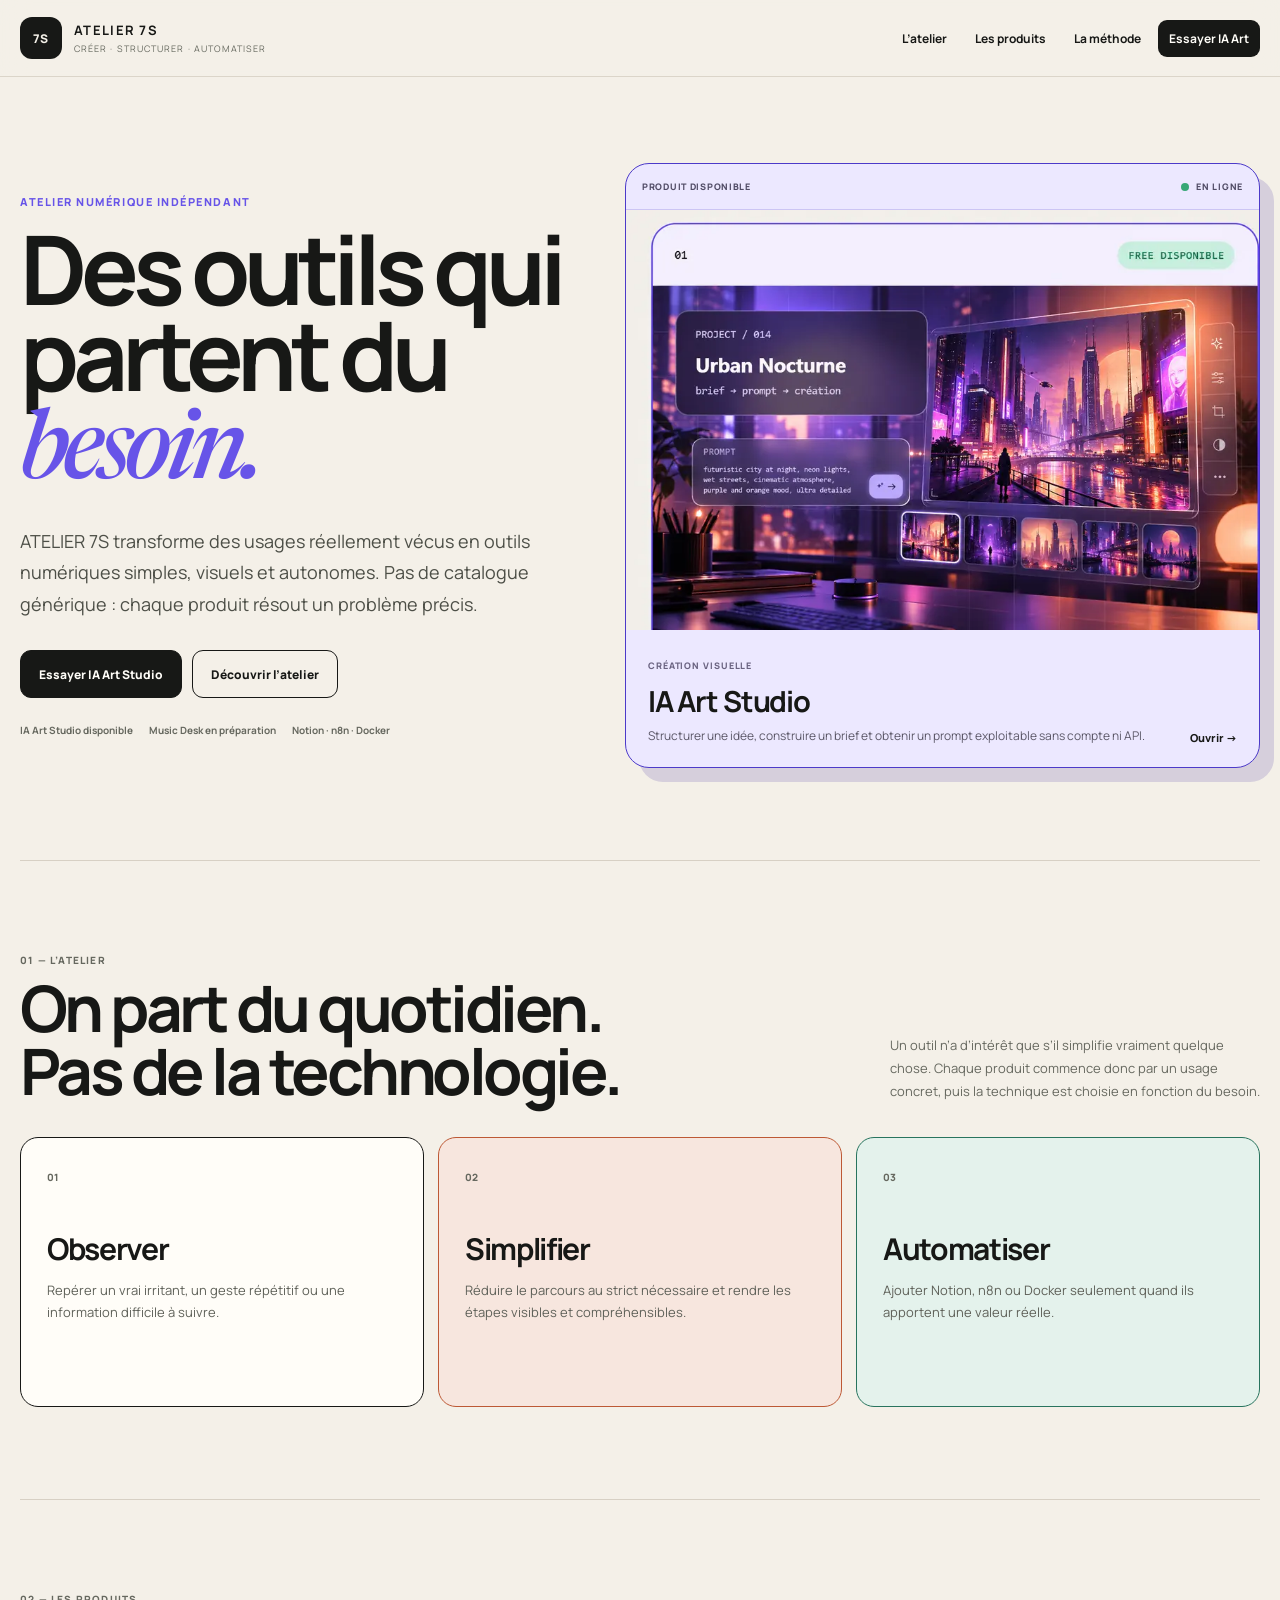
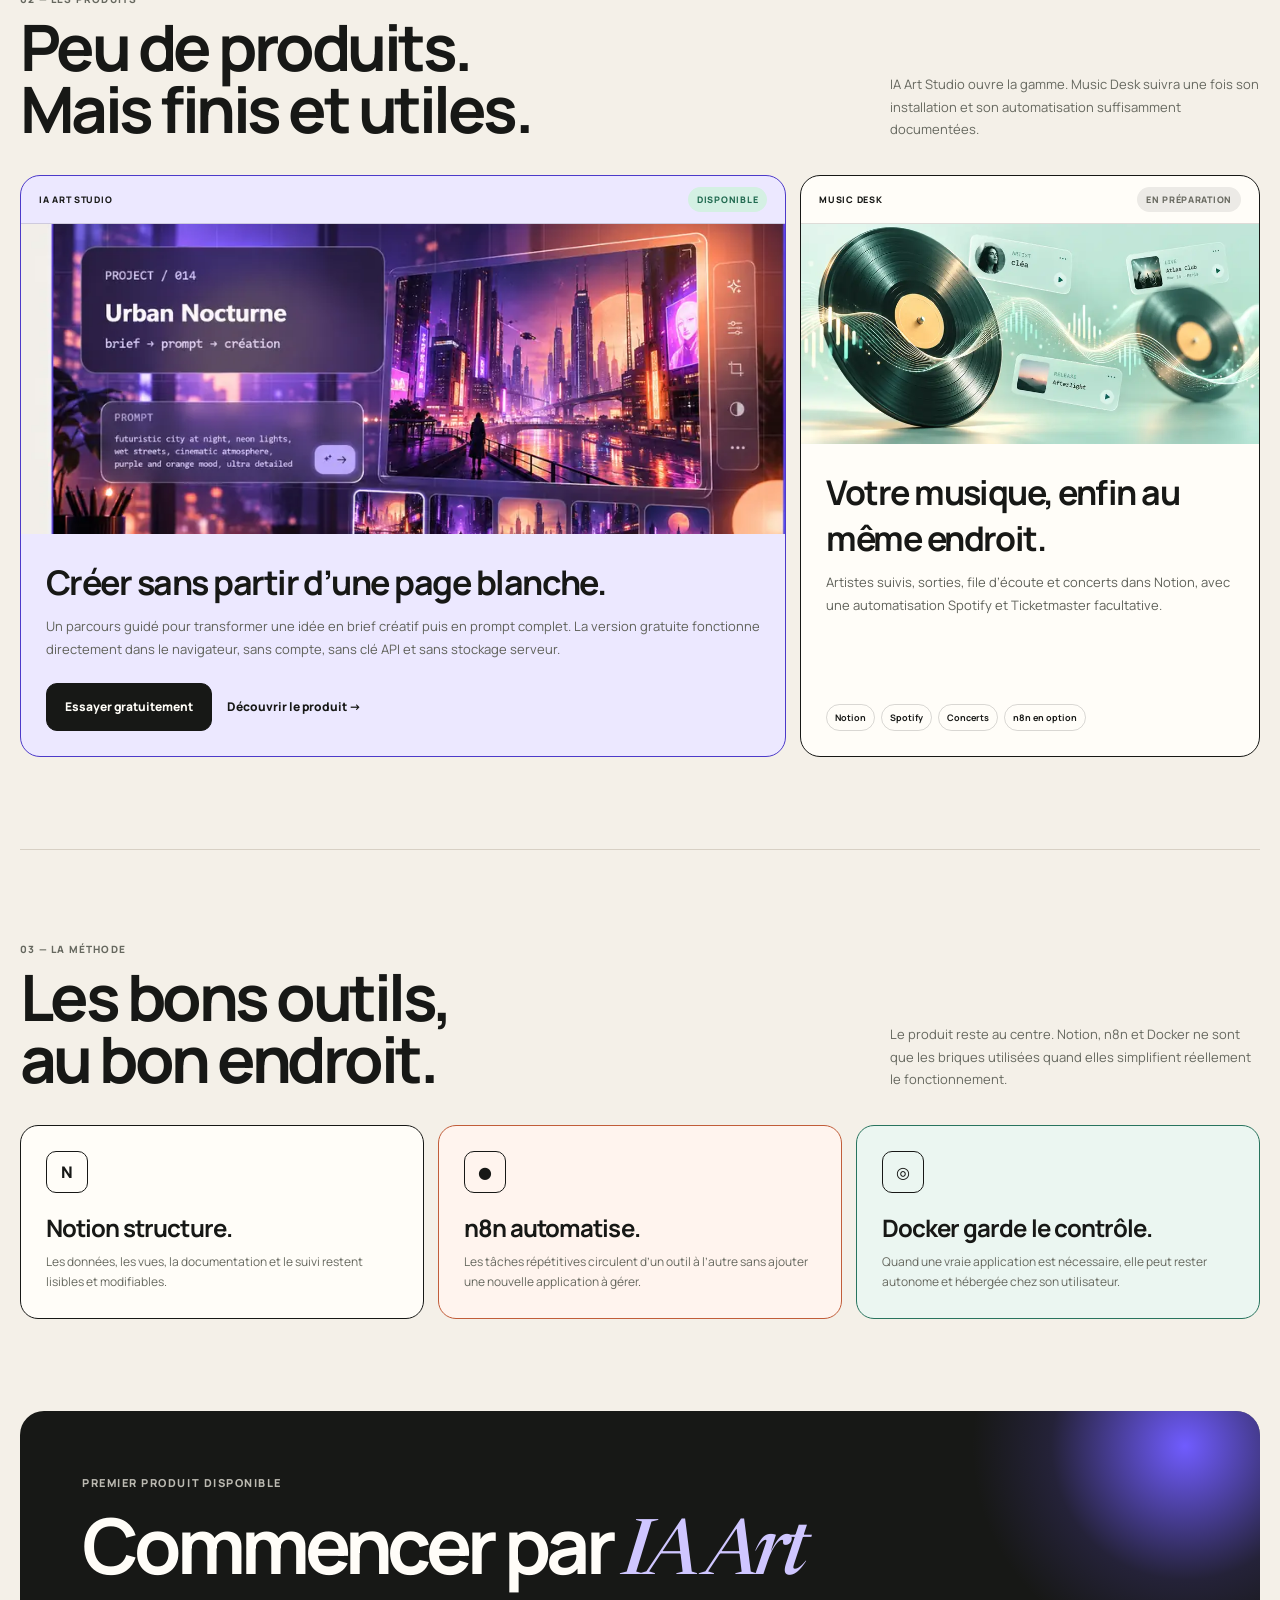
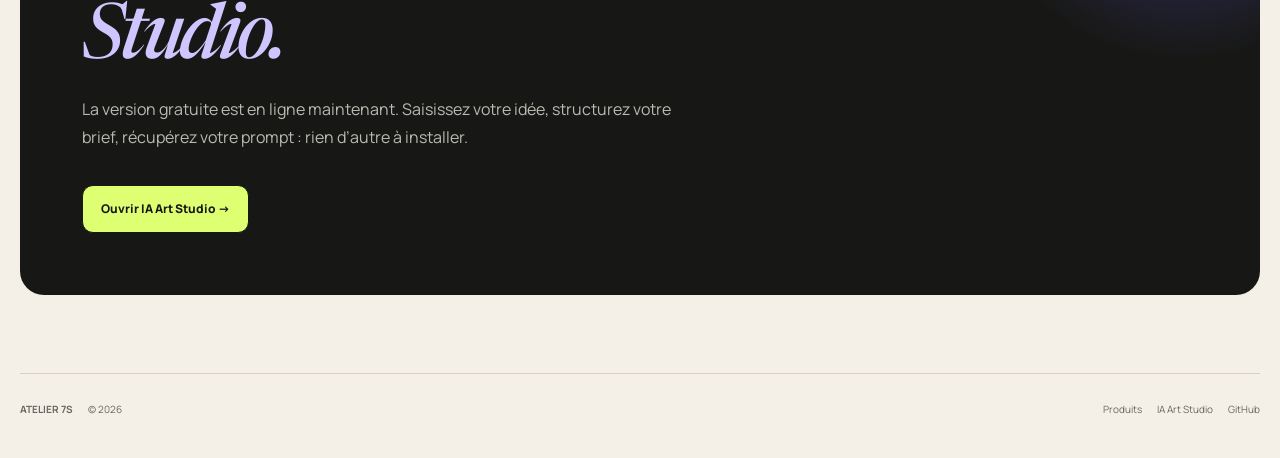
<file: index.html>
<!doctype html>
<html lang="fr">
<head>
  <meta charset="utf-8">
  <meta name="viewport" content="width=device-width,initial-scale=1">
  <meta name="theme-color" content="#f4f0e8">
  <title>ATELIER 7S · Des outils numériques simples pour des usages réels</title>
  <meta name="description" content="ATELIER 7S transforme des usages réels en outils numériques simples, visuels et autonomes. IA Art Studio est disponible, Music Desk arrive ensuite.">
  <meta property="og:title" content="ATELIER 7S">
  <meta property="og:description" content="Des outils numériques simples pour des usages réels.">
  <meta property="og:type" content="website">
  <meta property="og:url" content="https://7-sens.fr/">
  <link rel="canonical" href="https://7-sens.fr/">
  <link rel="stylesheet" href="atelier-2026-v3.css?v=20261008">
</head>
<body>
  <header class="site-header">
    <div class="header-inner shell">
      <a class="brand" href="#top" aria-label="ATELIER 7S">
        <span class="brand-mark">7S</span>
        <span class="brand-copy"><strong>ATELIER 7S</strong><small>Créer · structurer · automatiser</small></span>
      </a>
      <nav aria-label="Navigation principale">
        <a href="#atelier">L’atelier</a>
        <a href="#produits">Les produits</a>
        <a href="#methode">La méthode</a>
        <a class="nav-cta" href="https://ia-art.7-sens.fr/">Essayer IA Art</a>
      </nav>
    </div>
  </header>

  <main id="top" class="shell">
    <section class="hero">
      <div>
        <p class="kicker">Atelier numérique indépendant</p>
        <h1>Des outils qui partent du <em>besoin.</em></h1>
        <p class="hero-lede">ATELIER 7S transforme des usages réellement vécus en outils numériques simples, visuels et autonomes. Pas de catalogue générique : chaque produit résout un problème précis.</p>
        <div class="hero-actions">
          <a class="button button-primary" href="https://ia-art.7-sens.fr/">Essayer IA Art Studio</a>
          <a class="button button-secondary" href="#atelier">Découvrir l’atelier</a>
        </div>
        <div class="hero-note">
          <span>IA Art Studio disponible</span>
          <span>Music Desk en préparation</span>
          <span>Notion · n8n · Docker</span>
        </div>
      </div>

      <article class="hero-card">
        <div class="hero-card-top">
          <span>Produit disponible</span>
          <span class="live"><i></i>En ligne</span>
        </div>
        <div class="hero-image">
          <img src="assets/atelier7s/ia-art-studio.webp" alt="Aperçu de IA Art Studio">
        </div>
        <div class="hero-card-copy">
          <div>
            <span>Création visuelle</span>
            <h2>IA Art Studio</h2>
            <p>Structurer une idée, construire un brief et obtenir un prompt exploitable sans compte ni API.</p>
          </div>
          <a href="https://ia-art.7-sens.fr/">Ouvrir →</a>
        </div>
      </article>
    </section>

    <section class="section" id="atelier">
      <div class="section-head">
        <div>
          <p class="section-index">01 — L’atelier</p>
          <h2>On part du quotidien.<br>Pas de la technologie.</h2>
        </div>
        <p>Un outil n’a d’intérêt que s’il simplifie vraiment quelque chose. Chaque produit commence donc par un usage concret, puis la technique est choisie en fonction du besoin.</p>
      </div>
      <div class="method-grid">
        <article class="method-card">
          <span>01</span>
          <h3>Observer</h3>
          <p>Repérer un vrai irritant, un geste répétitif ou une information difficile à suivre.</p>
        </article>
        <article class="method-card">
          <span>02</span>
          <h3>Simplifier</h3>
          <p>Réduire le parcours au strict nécessaire et rendre les étapes visibles et compréhensibles.</p>
        </article>
        <article class="method-card">
          <span>03</span>
          <h3>Automatiser</h3>
          <p>Ajouter Notion, n8n ou Docker seulement quand ils apportent une valeur réelle.</p>
        </article>
      </div>
    </section>

    <section class="section" id="produits">
      <div class="section-head">
        <div>
          <p class="section-index">02 — Les produits</p>
          <h2>Peu de produits.<br>Mais finis et utiles.</h2>
        </div>
        <p>IA Art Studio ouvre la gamme. Music Desk suivra une fois son installation et son automatisation suffisamment documentées.</p>
      </div>

      <div class="products">
        <article class="product product-main">
          <div class="product-head">
            <span>IA Art Studio</span>
            <span class="status">Disponible</span>
          </div>
          <div class="product-visual">
            <img src="assets/atelier7s/ia-art-studio.webp" alt="IA Art Studio">
          </div>
          <div class="product-copy">
            <h3>Créer sans partir d’une page blanche.</h3>
            <p>Un parcours guidé pour transformer une idée en brief créatif puis en prompt complet. La version gratuite fonctionne directement dans le navigateur, sans compte, sans clé API et sans stockage serveur.</p>
            <div class="product-actions">
              <a class="button button-primary" href="https://ia-art.7-sens.fr/">Essayer gratuitement</a>
              <a class="text-link" href="ia-art-studio/">Découvrir le produit →</a>
            </div>
          </div>
        </article>

        <article class="product product-side">
          <div class="product-head">
            <span>Music Desk</span>
            <span class="status soon">En préparation</span>
          </div>
          <div class="product-visual">
            <img src="assets/atelier7s/music-desk.webp" alt="Aperçu de Music Desk">
          </div>
          <div class="product-copy">
            <h3>Votre musique, enfin au même endroit.</h3>
            <p>Artistes suivis, sorties, file d’écoute et concerts dans Notion, avec une automatisation Spotify et Ticketmaster facultative.</p>
            <div class="product-tags">
              <span>Notion</span><span>Spotify</span><span>Concerts</span><span>n8n en option</span>
            </div>
          </div>
        </article>
      </div>
    </section>

    <section class="section" id="methode">
      <div class="section-head">
        <div>
          <p class="section-index">03 — La méthode</p>
          <h2>Les bons outils,<br>au bon endroit.</h2>
        </div>
        <p>Le produit reste au centre. Notion, n8n et Docker ne sont que les briques utilisées quand elles simplifient réellement le fonctionnement.</p>
      </div>

      <div class="system">
        <article class="system-card">
          <span class="system-logo">N</span>
          <strong>Notion structure.</strong>
          <p>Les données, les vues, la documentation et le suivi restent lisibles et modifiables.</p>
        </article>
        <article class="system-card">
          <span class="system-logo">●</span>
          <strong>n8n automatise.</strong>
          <p>Les tâches répétitives circulent d’un outil à l’autre sans ajouter une nouvelle application à gérer.</p>
        </article>
        <article class="system-card">
          <span class="system-logo">◎</span>
          <strong>Docker garde le contrôle.</strong>
          <p>Quand une vraie application est nécessaire, elle peut rester autonome et hébergée chez son utilisateur.</p>
        </article>
      </div>
    </section>

    <section class="closing">
      <p class="kicker">Premier produit disponible</p>
      <h2>Commencer par <em>IA Art Studio.</em></h2>
      <p>La version gratuite est en ligne maintenant. Saisissez votre idée, structurez votre brief, récupérez votre prompt : rien d’autre à installer.</p>
      <a class="button" href="https://ia-art.7-sens.fr/">Ouvrir IA Art Studio →</a>
    </section>
  </main>

  <footer class="shell">
    <div><strong>ATELIER 7S</strong><span>© 2026</span></div>
    <div><a href="#produits">Produits</a><a href="ia-art-studio/">IA Art Studio</a><a href="https://github.com/Etorrent-Org">GitHub</a></div>
  </footer>
</body>
</html>
</file>
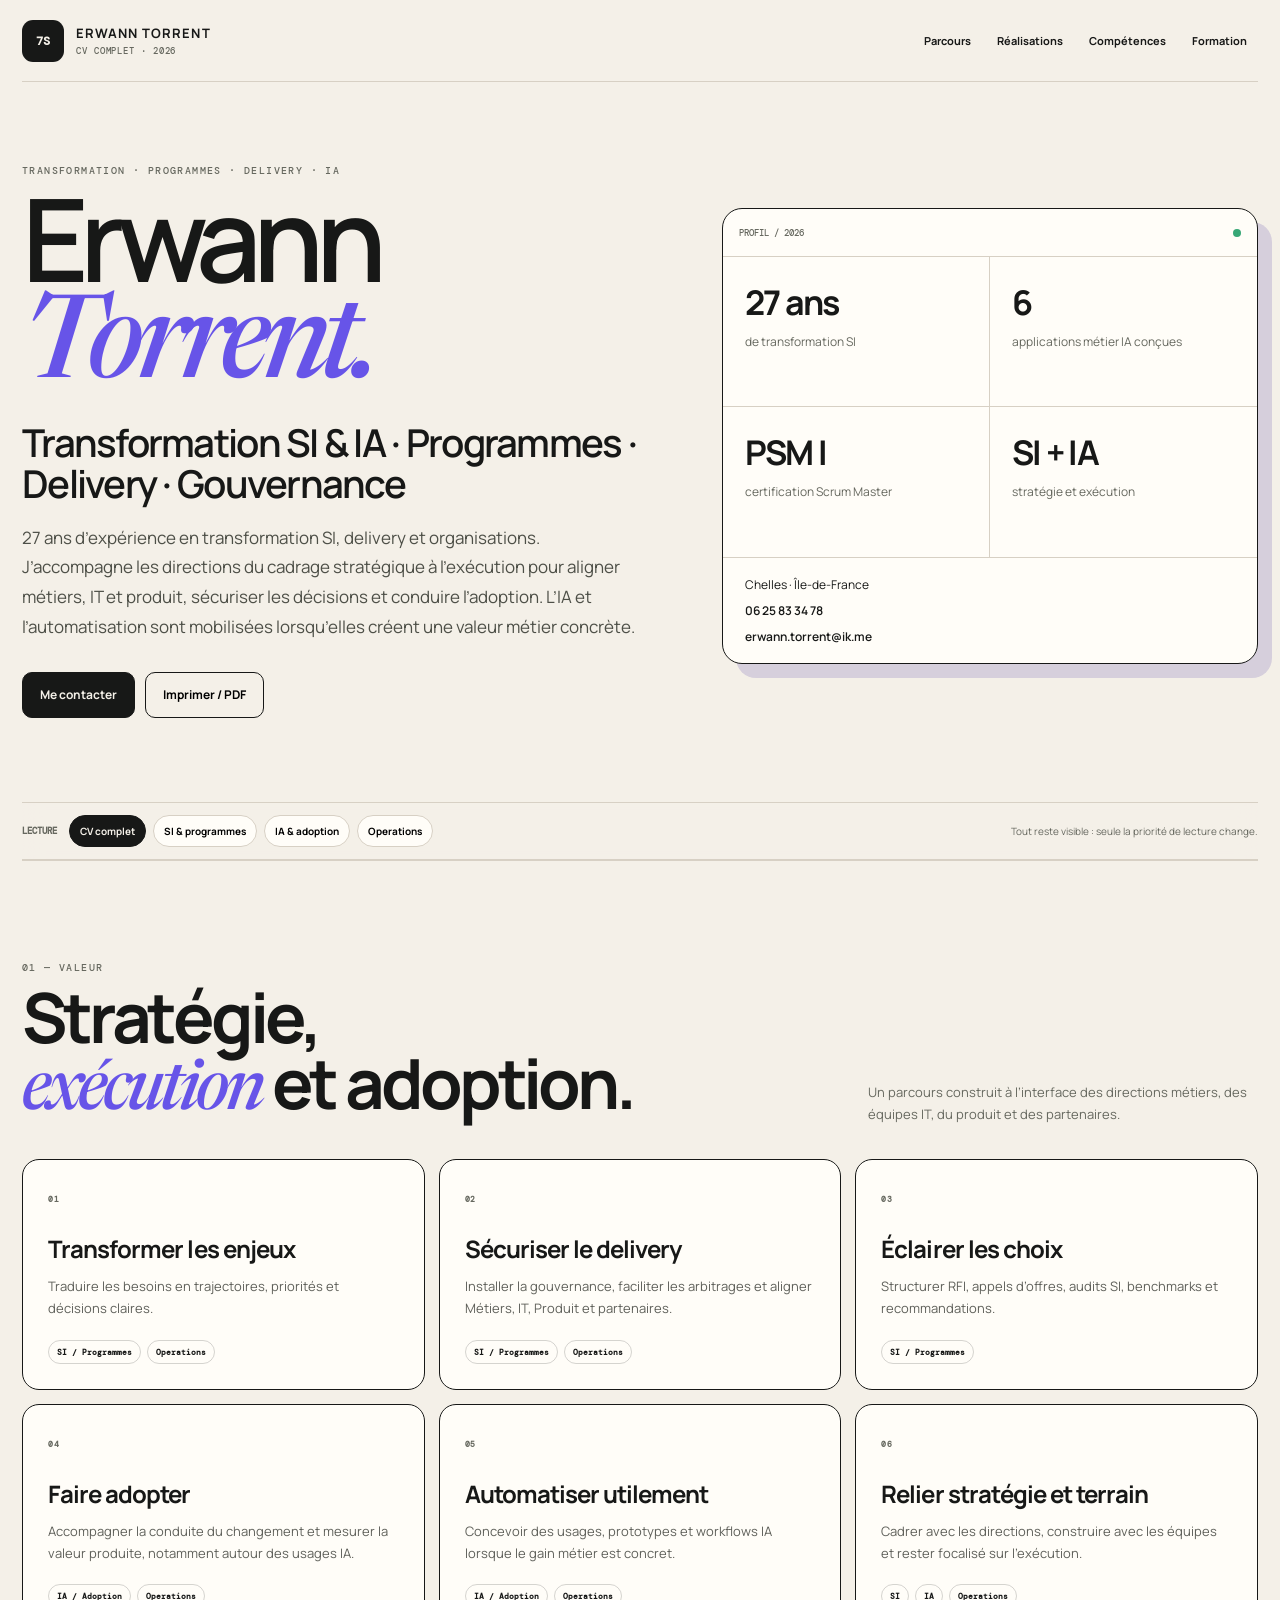
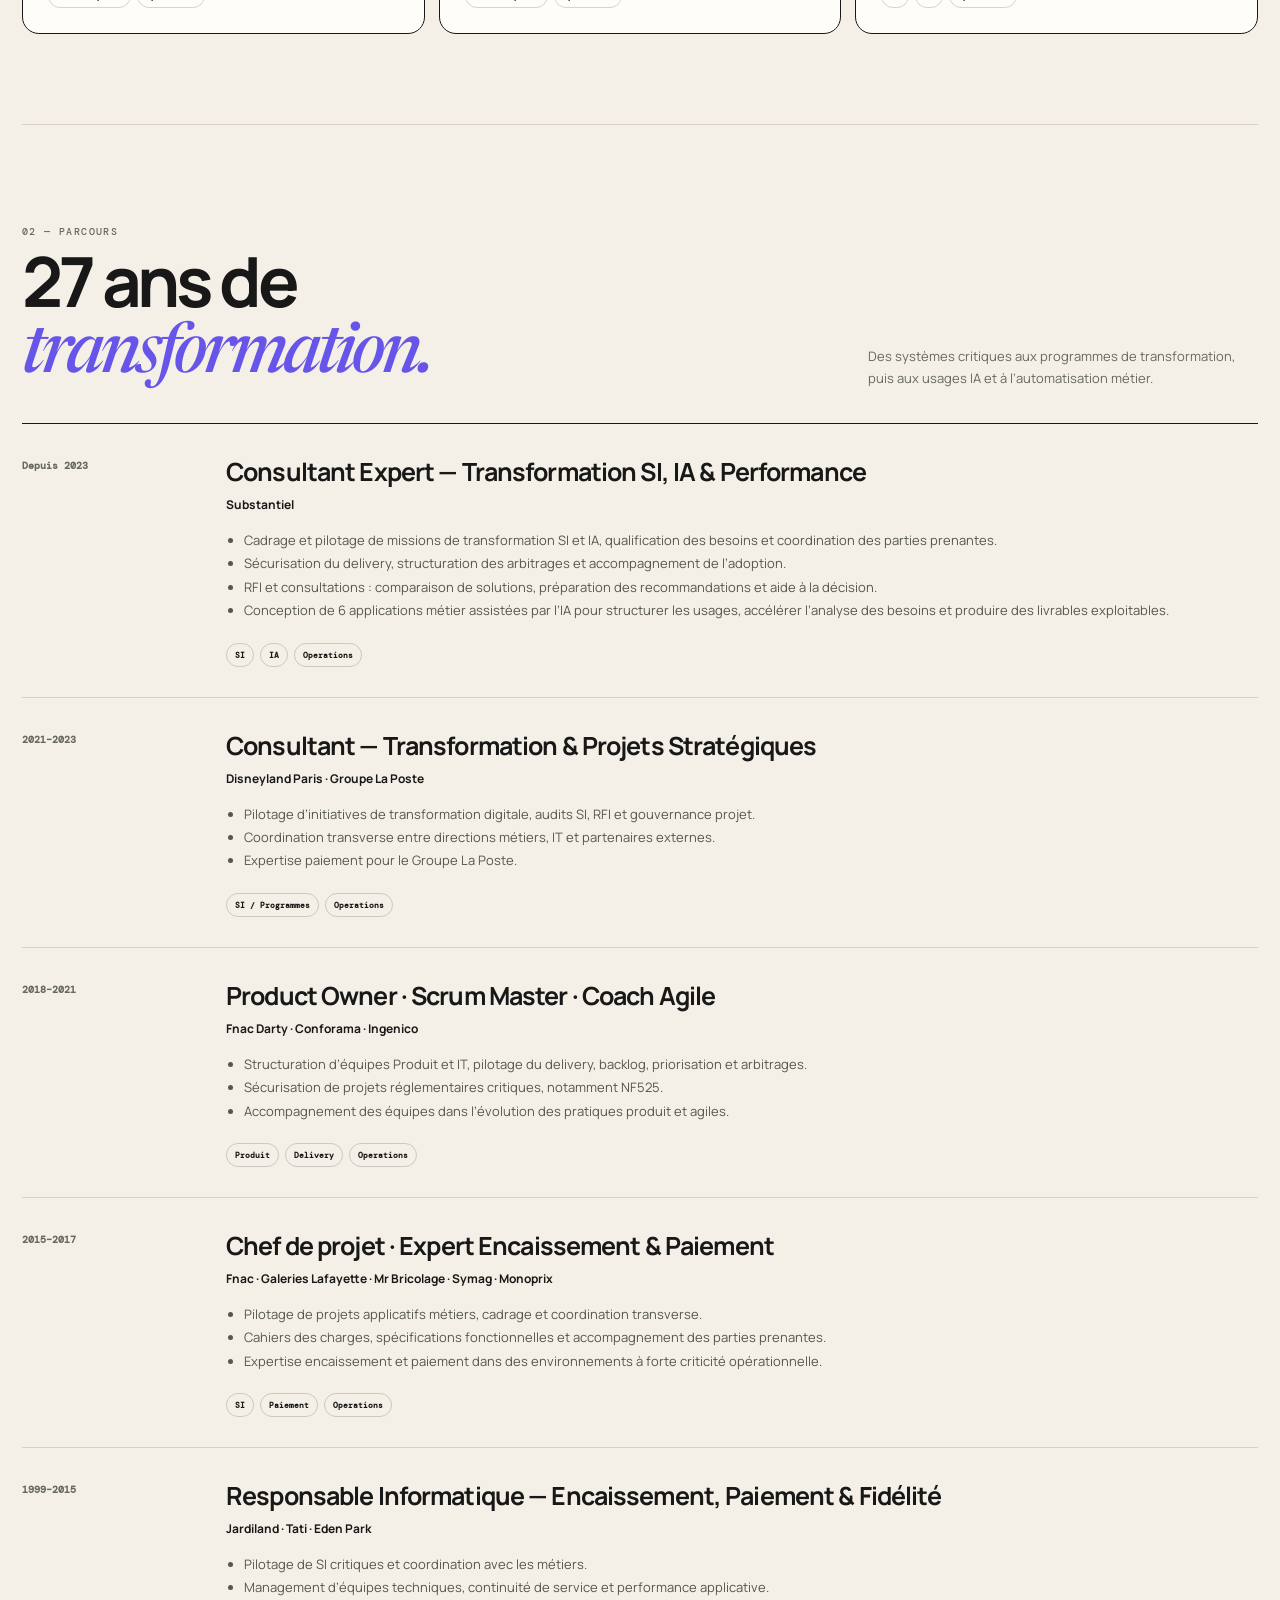
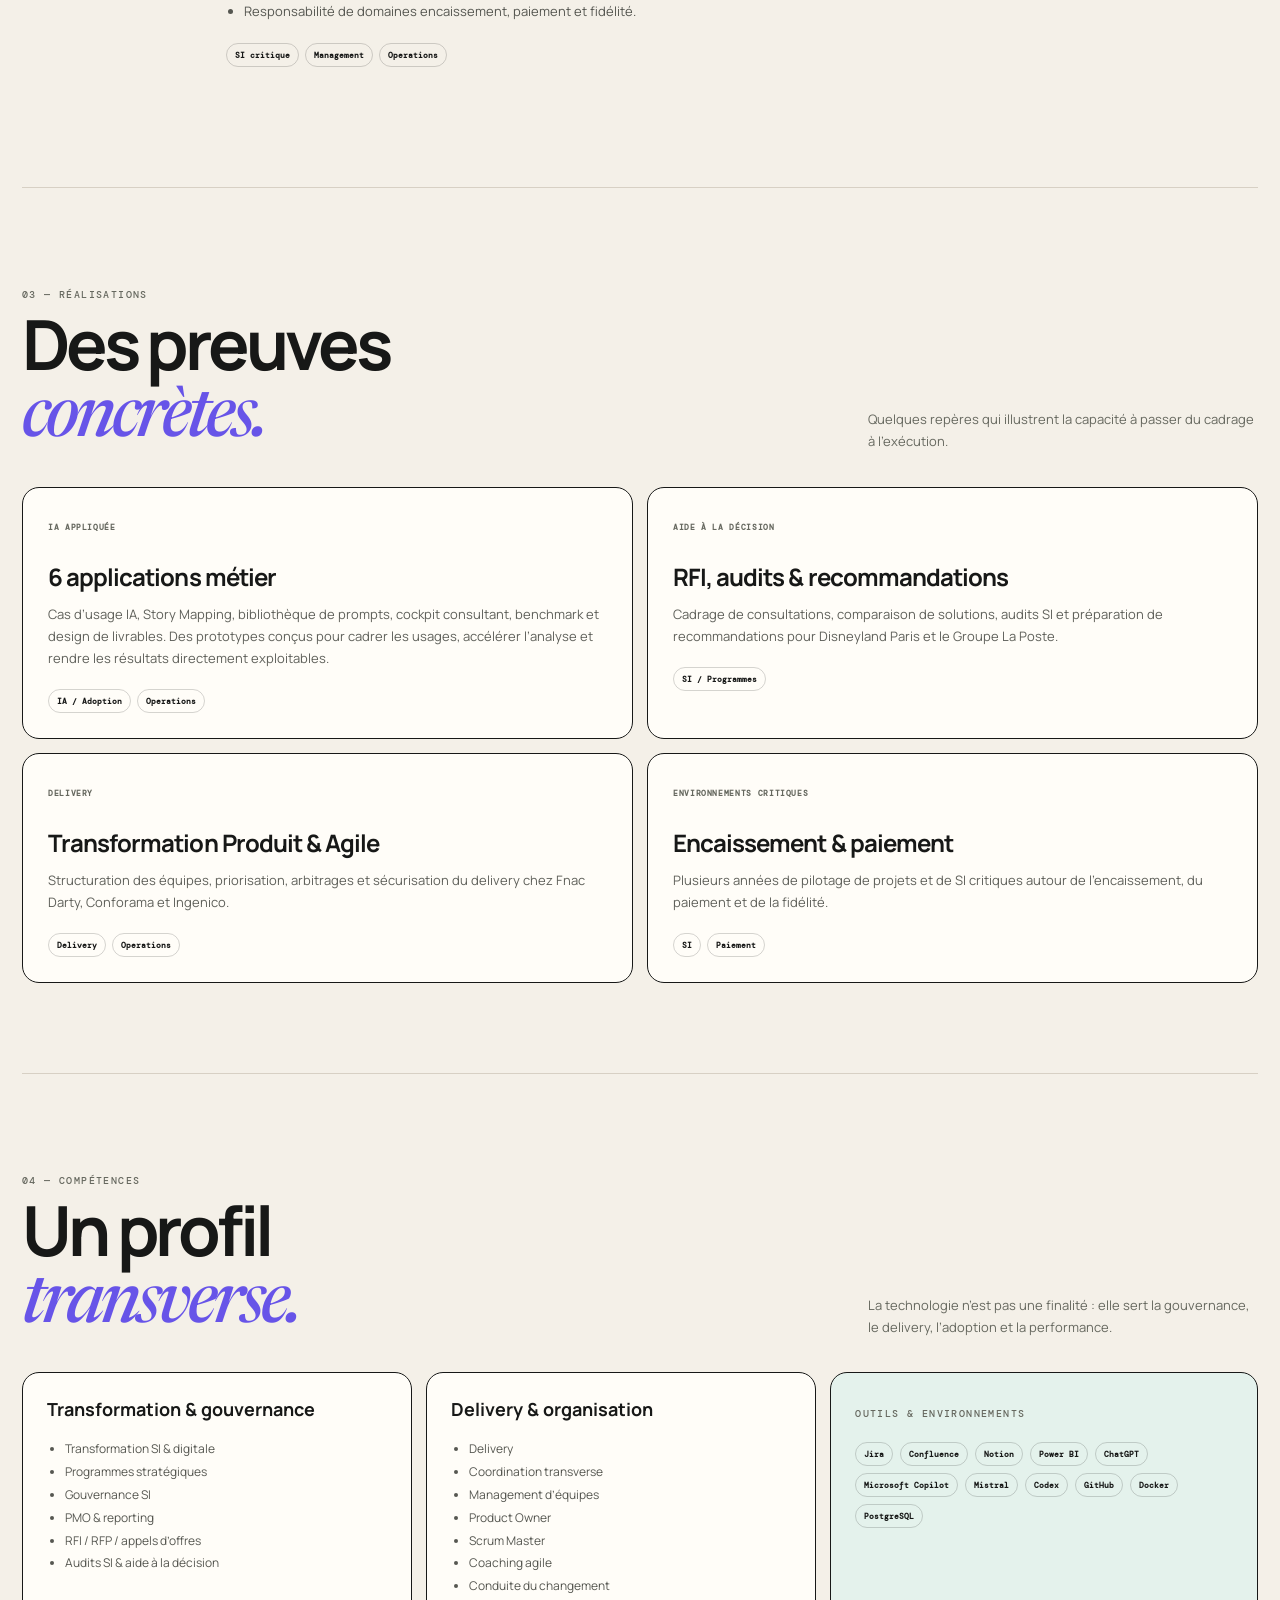
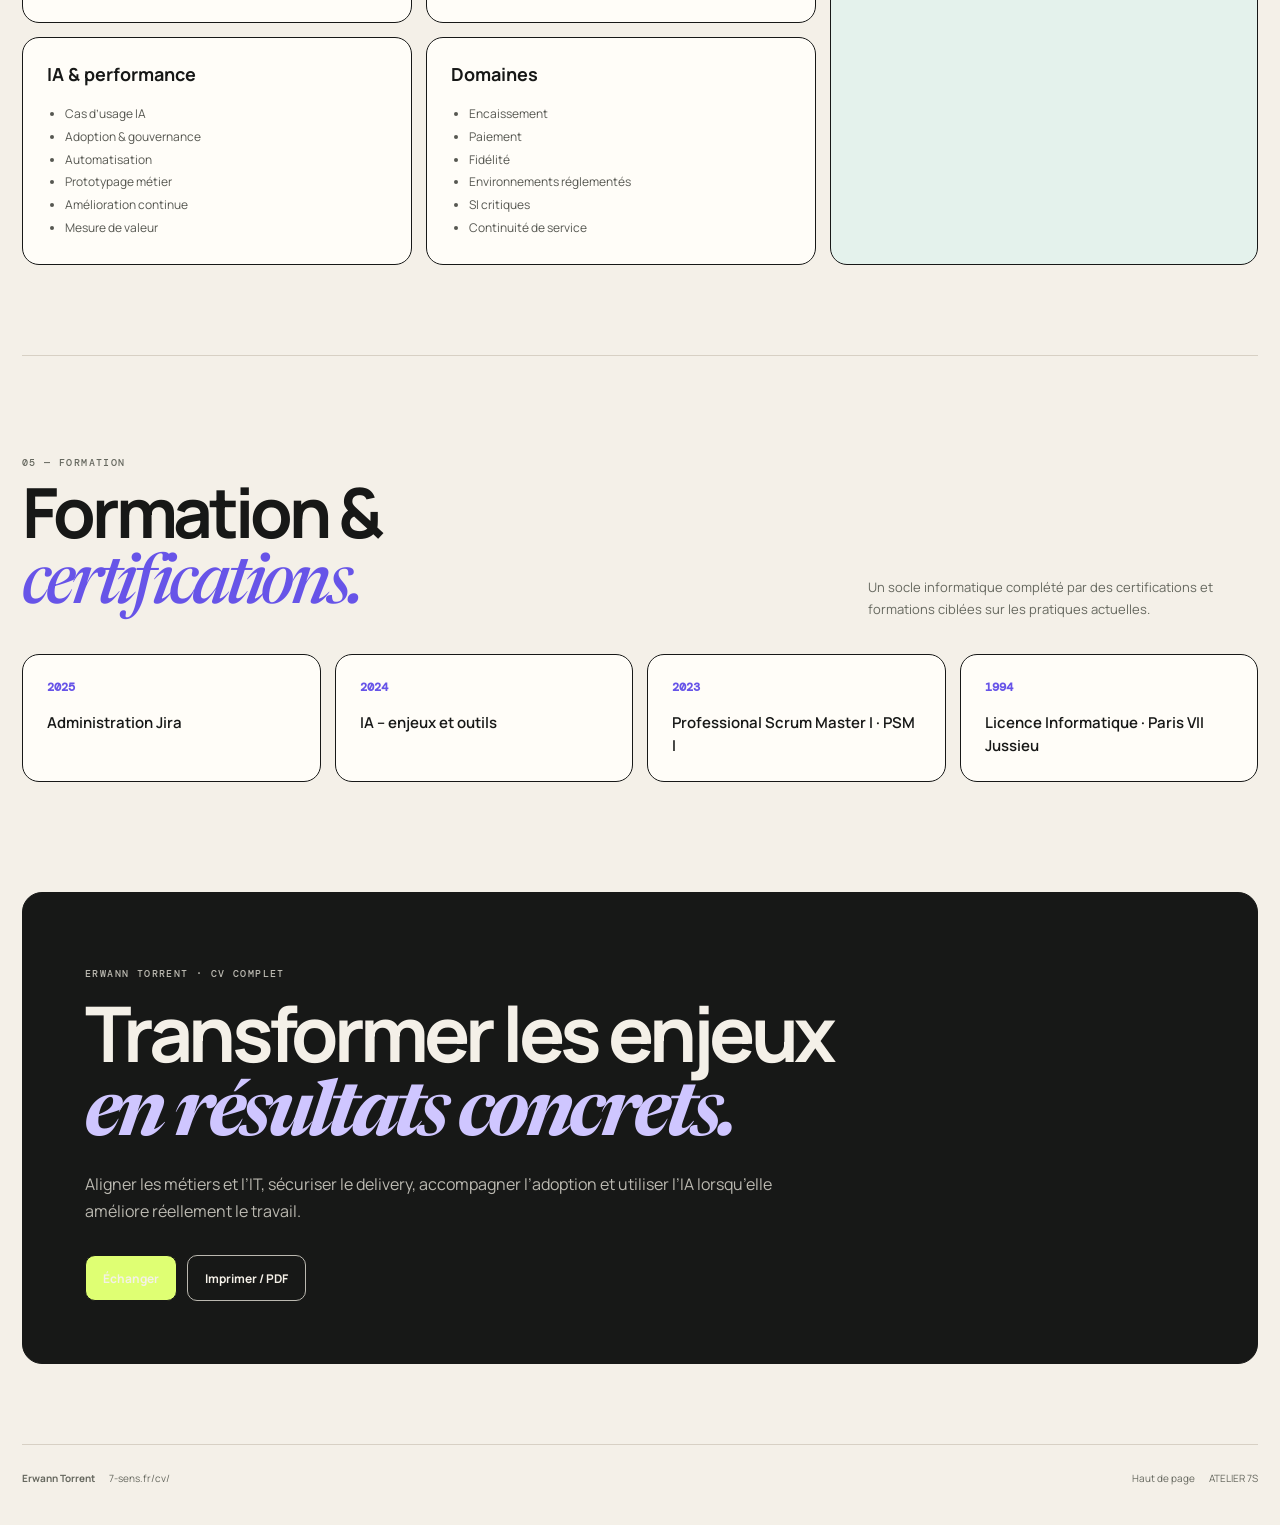
<file: cv/index.html>
<!doctype html>
<html lang="fr">
<head>
  <meta charset="utf-8">
  <meta name="viewport" content="width=device-width,initial-scale=1">
  <meta name="theme-color" content="#f4f0e8">
  <meta name="robots" content="noindex,nofollow,noarchive">
  <title>Erwann Torrent · CV · Transformation SI & IA</title>
  <meta name="description" content="CV complet d’Erwann Torrent — transformation SI et IA, programmes, delivery, gouvernance, produit et performance opérationnelle.">
  <link rel="stylesheet" href="cv.css?v=20261008">
</head>
<body>
  <header class="topbar">
    <a class="brand" href="../" aria-label="Retour à ATELIER 7S">
      <span class="brand-mark">7S</span>
      <span class="brand-copy"><strong>ERWANN TORRENT</strong><small>CV COMPLET · 2026</small></span>
    </a>
    <nav aria-label="Navigation du CV">
      <a href="#parcours">Parcours</a>
      <a href="#realisations">Réalisations</a>
      <a href="#competences">Compétences</a>
      <a href="#formation">Formation</a>
    </nav>
  </header>

  <main>
    <section class="hero" id="top">
      <div class="hero-main">
        <p class="eyebrow">TRANSFORMATION · PROGRAMMES · DELIVERY · IA</p>
        <h1>Erwann<br><span>Torrent.</span></h1>
        <p class="hero-title">Transformation SI & IA · Programmes · Delivery · Gouvernance</p>
        <p class="hero-summary">27 ans d’expérience en transformation SI, delivery et organisations. J’accompagne les directions du cadrage stratégique à l’exécution pour aligner métiers, IT et produit, sécuriser les décisions et conduire l’adoption. L’IA et l’automatisation sont mobilisées lorsqu’elles créent une valeur métier concrète.</p>
        <div class="hero-actions">
          <a class="button button-dark" href="mailto:erwann.torrent@ik.me">Me contacter</a>
          <button class="button button-light js-print" type="button">Imprimer / PDF</button>
        </div>
      </div>

      <aside class="profile-card" aria-label="Repères">
        <div class="profile-head"><span>PROFIL / 2026</span><i></i></div>
        <div class="stats">
          <div class="stat"><strong>27 ans</strong><span>de transformation SI</span></div>
          <div class="stat"><strong>6</strong><span>applications métier IA conçues</span></div>
          <div class="stat"><strong>PSM I</strong><span>certification Scrum Master</span></div>
          <div class="stat"><strong>SI + IA</strong><span>stratégie et exécution</span></div>
        </div>
        <div class="contact-card">
          <span>Chelles · Île-de-France</span>
          <a href="tel:+33625833478">06 25 83 34 78</a>
          <a href="mailto:erwann.torrent@ik.me">erwann.torrent@ik.me</a>
        </div>
      </aside>
    </section>

    <section class="focusbar" aria-label="Mettre en avant une facette du parcours">
      <span>Lecture</span>
      <button class="focus is-active" data-focus="all">CV complet</button>
      <button class="focus" data-focus="si">SI & programmes</button>
      <button class="focus" data-focus="ia">IA & adoption</button>
      <button class="focus" data-focus="operations">Operations</button>
      <small>Tout reste visible : seule la priorité de lecture change.</small>
    </section>

    <section class="section" id="valeur">
      <div class="section-heading">
        <div>
          <p class="section-label">01 — VALEUR</p>
          <h2>Stratégie,<br><em>exécution</em> et adoption.</h2>
        </div>
        <p>Un parcours construit à l’interface des directions métiers, des équipes IT, du produit et des partenaires.</p>
      </div>

      <div class="cards cards-3">
        <article class="card theme-card" data-tags="si operations"><span class="kicker">01</span><h3>Transformer les enjeux</h3><p>Traduire les besoins en trajectoires, priorités et décisions claires.</p><div class="tagline"><span>SI / Programmes</span><span>Operations</span></div></article>
        <article class="card theme-card" data-tags="si operations"><span class="kicker">02</span><h3>Sécuriser le delivery</h3><p>Installer la gouvernance, faciliter les arbitrages et aligner Métiers, IT, Produit et partenaires.</p><div class="tagline"><span>SI / Programmes</span><span>Operations</span></div></article>
        <article class="card theme-card" data-tags="si"><span class="kicker">03</span><h3>Éclairer les choix</h3><p>Structurer RFI, appels d’offres, audits SI, benchmarks et recommandations.</p><div class="tagline"><span>SI / Programmes</span></div></article>
        <article class="card theme-card" data-tags="ia operations"><span class="kicker">04</span><h3>Faire adopter</h3><p>Accompagner la conduite du changement et mesurer la valeur produite, notamment autour des usages IA.</p><div class="tagline"><span>IA / Adoption</span><span>Operations</span></div></article>
        <article class="card theme-card" data-tags="ia operations"><span class="kicker">05</span><h3>Automatiser utilement</h3><p>Concevoir des usages, prototypes et workflows IA lorsque le gain métier est concret.</p><div class="tagline"><span>IA / Adoption</span><span>Operations</span></div></article>
        <article class="card theme-card" data-tags="si ia operations"><span class="kicker">06</span><h3>Relier stratégie et terrain</h3><p>Cadrer avec les directions, construire avec les équipes et rester focalisé sur l’exécution.</p><div class="tagline"><span>SI</span><span>IA</span><span>Operations</span></div></article>
      </div>
    </section>

    <section class="section" id="parcours">
      <div class="section-heading">
        <div><p class="section-label">02 — PARCOURS</p><h2>27 ans de<br><em>transformation.</em></h2></div>
        <p>Des systèmes critiques aux programmes de transformation, puis aux usages IA et à l’automatisation métier.</p>
      </div>

      <div class="timeline">
        <article class="experience" data-tags="si ia operations">
          <div class="experience-period">Depuis 2023</div>
          <div>
            <h3>Consultant Expert — Transformation SI, IA & Performance</h3>
            <p class="experience-company">Substantiel</p>
            <ul>
              <li>Cadrage et pilotage de missions de transformation SI et IA, qualification des besoins et coordination des parties prenantes.</li>
              <li>Sécurisation du delivery, structuration des arbitrages et accompagnement de l’adoption.</li>
              <li>RFI et consultations : comparaison de solutions, préparation des recommandations et aide à la décision.</li>
              <li>Conception de 6 applications métier assistées par l’IA pour structurer les usages, accélérer l’analyse des besoins et produire des livrables exploitables.</li>
            </ul>
            <div class="tagline"><span>SI</span><span>IA</span><span>Operations</span></div>
          </div>
        </article>

        <article class="experience" data-tags="si operations">
          <div class="experience-period">2021–2023</div>
          <div>
            <h3>Consultant — Transformation & Projets Stratégiques</h3>
            <p class="experience-company">Disneyland Paris · Groupe La Poste</p>
            <ul>
              <li>Pilotage d’initiatives de transformation digitale, audits SI, RFI et gouvernance projet.</li>
              <li>Coordination transverse entre directions métiers, IT et partenaires externes.</li>
              <li>Expertise paiement pour le Groupe La Poste.</li>
            </ul>
            <div class="tagline"><span>SI / Programmes</span><span>Operations</span></div>
          </div>
        </article>

        <article class="experience" data-tags="si operations">
          <div class="experience-period">2018–2021</div>
          <div>
            <h3>Product Owner · Scrum Master · Coach Agile</h3>
            <p class="experience-company">Fnac Darty · Conforama · Ingenico</p>
            <ul>
              <li>Structuration d’équipes Produit et IT, pilotage du delivery, backlog, priorisation et arbitrages.</li>
              <li>Sécurisation de projets réglementaires critiques, notamment NF525.</li>
              <li>Accompagnement des équipes dans l’évolution des pratiques produit et agiles.</li>
            </ul>
            <div class="tagline"><span>Produit</span><span>Delivery</span><span>Operations</span></div>
          </div>
        </article>

        <article class="experience" data-tags="si operations">
          <div class="experience-period">2015–2017</div>
          <div>
            <h3>Chef de projet · Expert Encaissement & Paiement</h3>
            <p class="experience-company">Fnac · Galeries Lafayette · Mr Bricolage · Symag · Monoprix</p>
            <ul>
              <li>Pilotage de projets applicatifs métiers, cadrage et coordination transverse.</li>
              <li>Cahiers des charges, spécifications fonctionnelles et accompagnement des parties prenantes.</li>
              <li>Expertise encaissement et paiement dans des environnements à forte criticité opérationnelle.</li>
            </ul>
            <div class="tagline"><span>SI</span><span>Paiement</span><span>Operations</span></div>
          </div>
        </article>

        <article class="experience" data-tags="si operations">
          <div class="experience-period">1999–2015</div>
          <div>
            <h3>Responsable Informatique — Encaissement, Paiement & Fidélité</h3>
            <p class="experience-company">Jardiland · Tati · Eden Park</p>
            <ul>
              <li>Pilotage de SI critiques et coordination avec les métiers.</li>
              <li>Management d’équipes techniques, continuité de service et performance applicative.</li>
              <li>Responsabilité de domaines encaissement, paiement et fidélité.</li>
            </ul>
            <div class="tagline"><span>SI critique</span><span>Management</span><span>Operations</span></div>
          </div>
        </article>
      </div>
    </section>

    <section class="section" id="realisations">
      <div class="section-heading">
        <div><p class="section-label">03 — RÉALISATIONS</p><h2>Des preuves<br><em>concrètes.</em></h2></div>
        <p>Quelques repères qui illustrent la capacité à passer du cadrage à l’exécution.</p>
      </div>
      <div class="cards cards-2">
        <article class="card theme-card" data-tags="ia operations"><span class="kicker">IA appliquée</span><h3>6 applications métier</h3><p>Cas d’usage IA, Story Mapping, bibliothèque de prompts, cockpit consultant, benchmark et design de livrables. Des prototypes conçus pour cadrer les usages, accélérer l’analyse et rendre les résultats directement exploitables.</p><div class="tagline"><span>IA / Adoption</span><span>Operations</span></div></article>
        <article class="card theme-card" data-tags="si"><span class="kicker">Aide à la décision</span><h3>RFI, audits & recommandations</h3><p>Cadrage de consultations, comparaison de solutions, audits SI et préparation de recommandations pour Disneyland Paris et le Groupe La Poste.</p><div class="tagline"><span>SI / Programmes</span></div></article>
        <article class="card theme-card" data-tags="si operations"><span class="kicker">Delivery</span><h3>Transformation Produit & Agile</h3><p>Structuration des équipes, priorisation, arbitrages et sécurisation du delivery chez Fnac Darty, Conforama et Ingenico.</p><div class="tagline"><span>Delivery</span><span>Operations</span></div></article>
        <article class="card theme-card" data-tags="si operations"><span class="kicker">Environnements critiques</span><h3>Encaissement & paiement</h3><p>Plusieurs années de pilotage de projets et de SI critiques autour de l’encaissement, du paiement et de la fidélité.</p><div class="tagline"><span>SI</span><span>Paiement</span></div></article>
      </div>
    </section>

    <section class="section" id="competences">
      <div class="section-heading">
        <div><p class="section-label">04 — COMPÉTENCES</p><h2>Un profil<br><em>transverse.</em></h2></div>
        <p>La technologie n’est pas une finalité : elle sert la gouvernance, le delivery, l’adoption et la performance.</p>
      </div>
      <div class="skills-layout">
        <div class="skills-grid">
          <article class="skill-group"><h3>Transformation & gouvernance</h3><ul><li>Transformation SI & digitale</li><li>Programmes stratégiques</li><li>Gouvernance SI</li><li>PMO & reporting</li><li>RFI / RFP / appels d’offres</li><li>Audits SI & aide à la décision</li></ul></article>
          <article class="skill-group"><h3>Delivery & organisation</h3><ul><li>Delivery</li><li>Coordination transverse</li><li>Management d’équipes</li><li>Product Owner</li><li>Scrum Master</li><li>Coaching agile</li><li>Conduite du changement</li></ul></article>
          <article class="skill-group"><h3>IA & performance</h3><ul><li>Cas d’usage IA</li><li>Adoption & gouvernance</li><li>Automatisation</li><li>Prototypage métier</li><li>Amélioration continue</li><li>Mesure de valeur</li></ul></article>
          <article class="skill-group"><h3>Domaines</h3><ul><li>Encaissement</li><li>Paiement</li><li>Fidélité</li><li>Environnements réglementés</li><li>SI critiques</li><li>Continuité de service</li></ul></article>
        </div>
        <aside class="tools-panel">
          <p class="section-label">OUTILS & ENVIRONNEMENTS</p>
          <div class="chips"><span>Jira</span><span>Confluence</span><span>Notion</span><span>Power BI</span><span>ChatGPT</span><span>Microsoft Copilot</span><span>Mistral</span><span>Codex</span><span>GitHub</span><span>Docker</span><span>PostgreSQL</span></div>
        </aside>
      </div>
    </section>

    <section class="section" id="formation">
      <div class="section-heading">
        <div><p class="section-label">05 — FORMATION</p><h2>Formation &<br><em>certifications.</em></h2></div>
        <p>Un socle informatique complété par des certifications et formations ciblées sur les pratiques actuelles.</p>
      </div>
      <div class="education">
        <article class="education-item"><strong>2025</strong><span>Administration Jira</span></article>
        <article class="education-item"><strong>2024</strong><span>IA – enjeux et outils</span></article>
        <article class="education-item"><strong>2023</strong><span>Professional Scrum Master I · PSM I</span></article>
        <article class="education-item"><strong>1994</strong><span>Licence Informatique · Paris VII Jussieu</span></article>
      </div>
    </section>

    <section class="closing">
      <p class="section-label">ERWANN TORRENT · CV COMPLET</p>
      <h2>Transformer les enjeux<br><span>en résultats concrets.</span></h2>
      <p>Aligner les métiers et l’IT, sécuriser le delivery, accompagner l’adoption et utiliser l’IA lorsqu’elle améliore réellement le travail.</p>
      <div class="closing-actions">
        <a class="button button-accent" href="mailto:erwann.torrent@ik.me">Échanger</a>
        <button class="button button-inverse js-print" type="button">Imprimer / PDF</button>
      </div>
    </section>
  </main>

  <footer>
    <div><strong>Erwann Torrent</strong><span>7-sens.fr/cv/</span></div>
    <div><a href="#top">Haut de page</a><a href="../">ATELIER 7S</a></div>
  </footer>

  <script src="cv.js?v=20261008" defer></script>
</body>
</html>
</file>
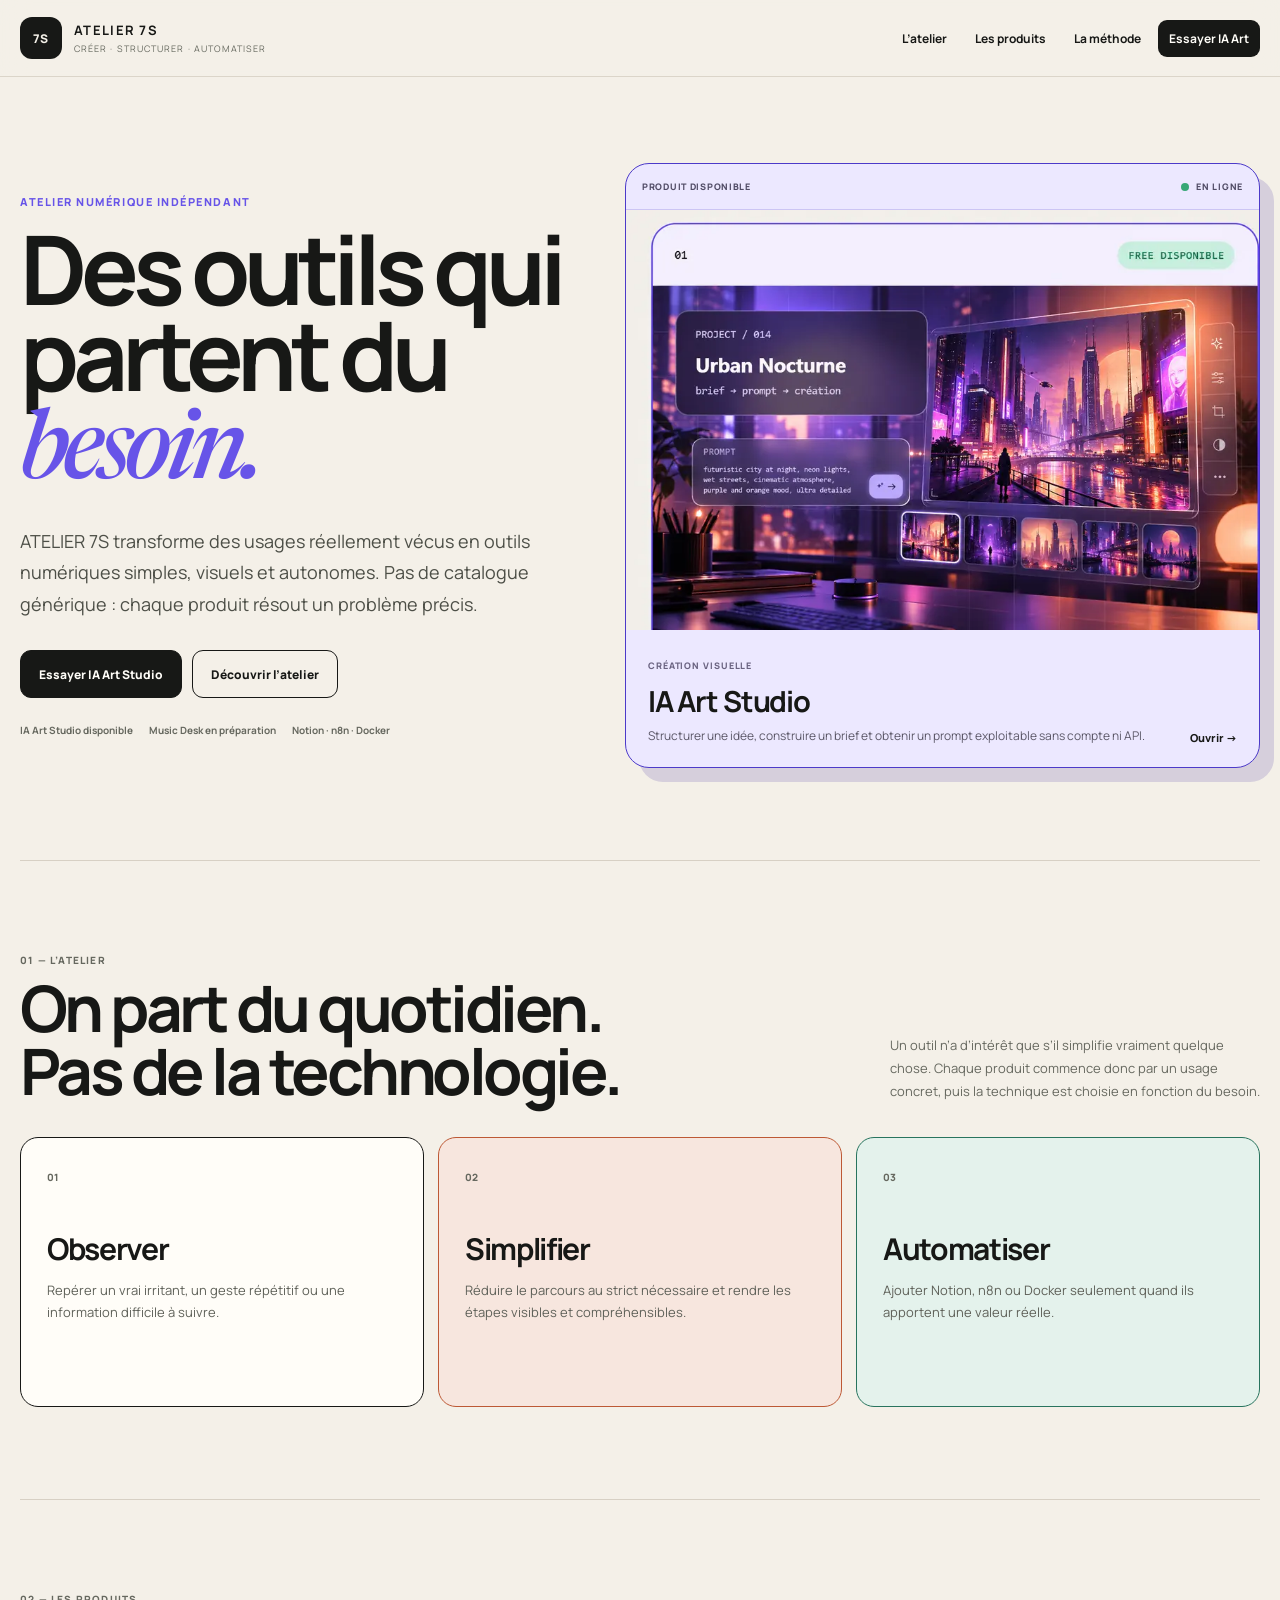
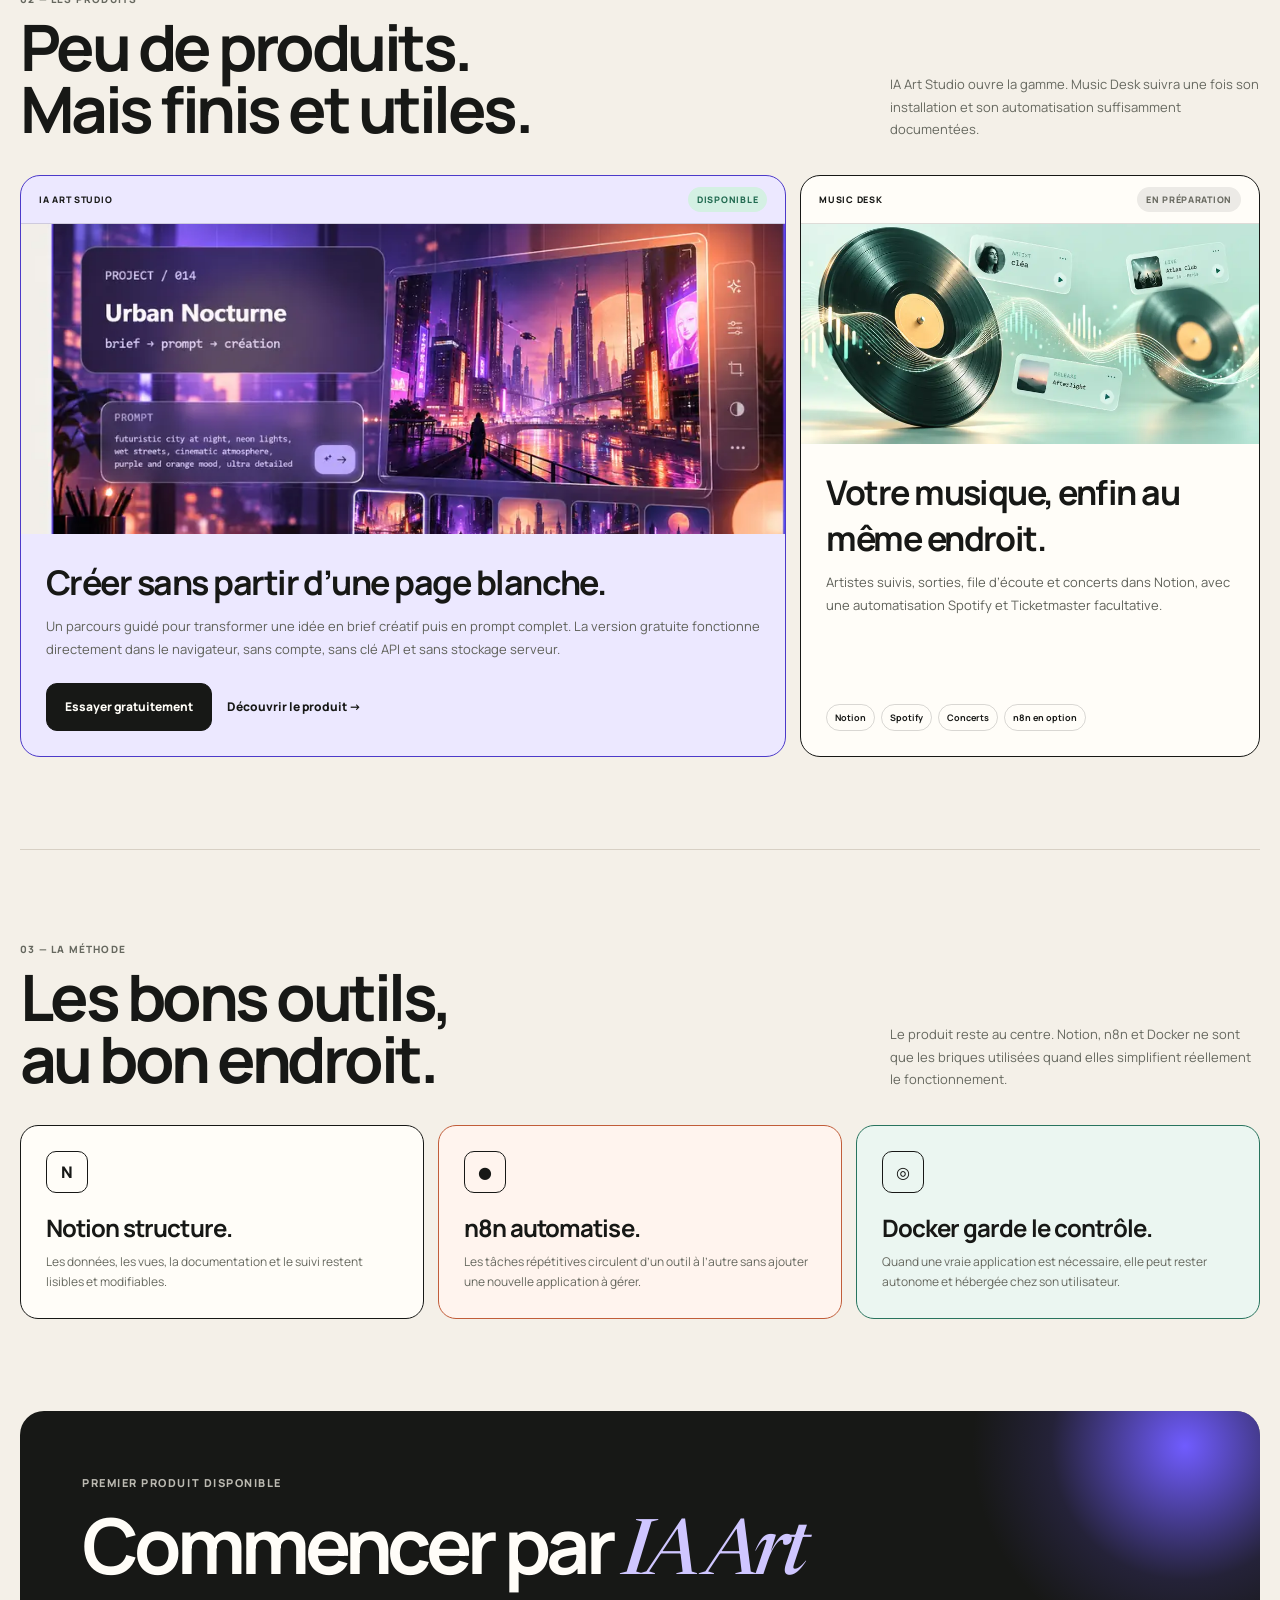
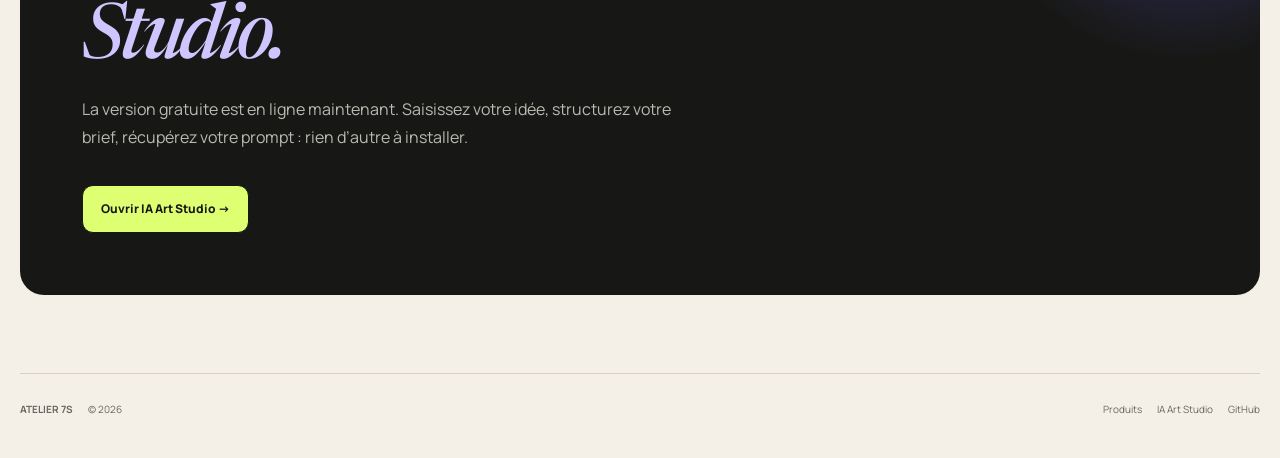
<file: preview-v3/index.html>
<!doctype html>
<html lang="fr">
<head>
  <meta charset="utf-8">
  <meta name="viewport" content="width=device-width,initial-scale=1">
  <meta name="theme-color" content="#f4f0e8">
  <title>ATELIER 7S · Des outils numériques simples pour des usages réels</title>
  <meta name="description" content="ATELIER 7S transforme des usages réels en outils numériques simples, visuels et autonomes. IA Art Studio est disponible, Music Desk arrive ensuite.">
  <meta property="og:title" content="ATELIER 7S">
  <meta property="og:description" content="Des outils numériques simples pour des usages réels.">
  <meta property="og:type" content="website">
  <meta property="og:url" content="https://7-sens.fr/">
  <link rel="canonical" href="https://7-sens.fr/">
  <link rel="stylesheet" href="atelier-2026-v3.css?v=20261008-preview">
</head>
<body>
  <header class="site-header">
    <div class="header-inner shell">
      <a class="brand" href="#top" aria-label="ATELIER 7S">
        <span class="brand-mark">7S</span>
        <span class="brand-copy"><strong>ATELIER 7S</strong><small>Créer · structurer · automatiser</small></span>
      </a>
      <nav aria-label="Navigation principale">
        <a href="#atelier">L’atelier</a>
        <a href="#produits">Les produits</a>
        <a href="#methode">La méthode</a>
        <a class="nav-cta" href="https://ia-art.7-sens.fr/">Essayer IA Art</a>
      </nav>
    </div>
  </header>

  <main id="top" class="shell">
    <section class="hero">
      <div>
        <p class="kicker">Atelier numérique indépendant</p>
        <h1>Des outils qui partent du <em>besoin.</em></h1>
        <p class="hero-lede">ATELIER 7S transforme des usages réellement vécus en outils numériques simples, visuels et autonomes. Pas de catalogue générique : chaque produit résout un problème précis.</p>
        <div class="hero-actions">
          <a class="button button-primary" href="https://ia-art.7-sens.fr/">Essayer IA Art Studio</a>
          <a class="button button-secondary" href="#atelier">Découvrir l’atelier</a>
        </div>
        <div class="hero-note">
          <span>IA Art Studio disponible</span>
          <span>Music Desk en préparation</span>
          <span>Notion · n8n · Docker</span>
        </div>
      </div>

      <article class="hero-card">
        <div class="hero-card-top">
          <span>Produit disponible</span>
          <span class="live"><i></i>En ligne</span>
        </div>
        <div class="hero-image">
          <img src="/assets/atelier7s/ia-art-studio.webp" alt="Aperçu de IA Art Studio">
        </div>
        <div class="hero-card-copy">
          <div>
            <span>Création visuelle</span>
            <h2>IA Art Studio</h2>
            <p>Structurer une idée, construire un brief et obtenir un prompt exploitable sans compte ni API.</p>
          </div>
          <a href="https://ia-art.7-sens.fr/">Ouvrir →</a>
        </div>
      </article>
    </section>

    <section class="section" id="atelier">
      <div class="section-head">
        <div>
          <p class="section-index">01 — L’atelier</p>
          <h2>On part du quotidien.<br>Pas de la technologie.</h2>
        </div>
        <p>Un outil n’a d’intérêt que s’il simplifie vraiment quelque chose. Chaque produit commence donc par un usage concret, puis la technique est choisie en fonction du besoin.</p>
      </div>
      <div class="method-grid">
        <article class="method-card">
          <span>01</span>
          <h3>Observer</h3>
          <p>Repérer un vrai irritant, un geste répétitif ou une information difficile à suivre.</p>
        </article>
        <article class="method-card">
          <span>02</span>
          <h3>Simplifier</h3>
          <p>Réduire le parcours au strict nécessaire et rendre les étapes visibles et compréhensibles.</p>
        </article>
        <article class="method-card">
          <span>03</span>
          <h3>Automatiser</h3>
          <p>Ajouter Notion, n8n ou Docker seulement quand ils apportent une valeur réelle.</p>
        </article>
      </div>
    </section>

    <section class="section" id="produits">
      <div class="section-head">
        <div>
          <p class="section-index">02 — Les produits</p>
          <h2>Peu de produits.<br>Mais finis et utiles.</h2>
        </div>
        <p>IA Art Studio ouvre la gamme. Music Desk suivra une fois son installation et son automatisation suffisamment documentées.</p>
      </div>

      <div class="products">
        <article class="product product-main">
          <div class="product-head">
            <span>IA Art Studio</span>
            <span class="status">Disponible</span>
          </div>
          <div class="product-visual">
            <img src="/assets/atelier7s/ia-art-studio.webp" alt="IA Art Studio">
          </div>
          <div class="product-copy">
            <h3>Créer sans partir d’une page blanche.</h3>
            <p>Un parcours guidé pour transformer une idée en brief créatif puis en prompt complet. La version gratuite fonctionne directement dans le navigateur, sans compte, sans clé API et sans stockage serveur.</p>
            <div class="product-actions">
              <a class="button button-primary" href="https://ia-art.7-sens.fr/">Essayer gratuitement</a>
              <a class="text-link" href="/ia-art-studio/">Découvrir le produit →</a>
            </div>
          </div>
        </article>

        <article class="product product-side">
          <div class="product-head">
            <span>Music Desk</span>
            <span class="status soon">En préparation</span>
          </div>
          <div class="product-visual">
            <img src="/assets/atelier7s/music-desk.webp" alt="Aperçu de Music Desk">
          </div>
          <div class="product-copy">
            <h3>Votre musique, enfin au même endroit.</h3>
            <p>Artistes suivis, sorties, file d’écoute et concerts dans Notion, avec une automatisation Spotify et Ticketmaster facultative.</p>
            <div class="product-tags">
              <span>Notion</span><span>Spotify</span><span>Concerts</span><span>n8n en option</span>
            </div>
          </div>
        </article>
      </div>
    </section>

    <section class="section" id="methode">
      <div class="section-head">
        <div>
          <p class="section-index">03 — La méthode</p>
          <h2>Les bons outils,<br>au bon endroit.</h2>
        </div>
        <p>Le produit reste au centre. Notion, n8n et Docker ne sont que les briques utilisées quand elles simplifient réellement le fonctionnement.</p>
      </div>

      <div class="system">
        <article class="system-card">
          <span class="system-logo">N</span>
          <strong>Notion structure.</strong>
          <p>Les données, les vues, la documentation et le suivi restent lisibles et modifiables.</p>
        </article>
        <article class="system-card">
          <span class="system-logo">●</span>
          <strong>n8n automatise.</strong>
          <p>Les tâches répétitives circulent d’un outil à l’autre sans ajouter une nouvelle application à gérer.</p>
        </article>
        <article class="system-card">
          <span class="system-logo">◎</span>
          <strong>Docker garde le contrôle.</strong>
          <p>Quand une vraie application est nécessaire, elle peut rester autonome et hébergée chez son utilisateur.</p>
        </article>
      </div>
    </section>

    <section class="closing">
      <p class="kicker">Premier produit disponible</p>
      <h2>Commencer par <em>IA Art Studio.</em></h2>
      <p>La version gratuite est en ligne maintenant. Saisissez votre idée, structurez votre brief, récupérez votre prompt : rien d’autre à installer.</p>
      <a class="button" href="https://ia-art.7-sens.fr/">Ouvrir IA Art Studio →</a>
    </section>
  </main>

  <footer class="shell">
    <div><strong>ATELIER 7S</strong><span>© 2026</span></div>
    <div><a href="#produits">Produits</a><a href="/ia-art-studio/">IA Art Studio</a><a href="https://github.com/Etorrent-Org">GitHub</a></div>
  </footer>
  <!-- OVH preview sync trigger 2026-10-08 -->
</body>
</html>
</file>
<file: atelier-2026-v3.css>
@import url('https://fonts.googleapis.com/css2?family=Manrope:wght@400;500;600;700;800&family=Newsreader:ital,wght@0,500;1,500&display=swap');

:root{
  --bg:#f4f0e8;
  --paper:#fffdf8;
  --ink:#171816;
  --muted:#66685f;
  --line:#d7d0c4;
  --violet:#6754e8;
  --violet-soft:#ece8ff;
  --green:#23785f;
  --green-soft:#e4f2ec;
  --orange:#d9653b;
  --orange-soft:#f7e6de;
}
*{box-sizing:border-box}
html{scroll-behavior:smooth}
body{margin:0;background:var(--bg);color:var(--ink);font-family:Manrope,system-ui,-apple-system,BlinkMacSystemFont,"Segoe UI",sans-serif}
a{color:inherit}
img{display:block;max-width:100%}
.shell{width:min(1240px,calc(100% - 40px));margin:auto}

.site-header{position:sticky;top:0;z-index:20;background:rgba(244,240,232,.92);backdrop-filter:blur(14px);border-bottom:1px solid rgba(215,208,196,.85)}
.header-inner{min-height:76px;display:flex;align-items:center;justify-content:space-between;gap:24px}
.brand{display:flex;align-items:center;gap:12px;text-decoration:none}
.brand-mark{width:42px;height:42px;display:grid;place-items:center;border-radius:12px;background:var(--ink);color:var(--bg);font-size:12px;font-weight:800;letter-spacing:.08em}
.brand-copy strong,.brand-copy small{display:block}.brand-copy strong{font-size:13px;letter-spacing:.1em}.brand-copy small{margin-top:3px;color:var(--muted);font-size:9px;letter-spacing:.12em;text-transform:uppercase}
nav{display:flex;align-items:center;gap:6px}
nav a{text-decoration:none;font-size:12px;font-weight:700;padding:10px 11px;border-radius:9px}
nav a:hover{background:rgba(23,24,22,.06)}
.nav-cta{background:var(--ink);color:var(--paper)}

.hero{display:grid;grid-template-columns:.92fr 1.08fr;align-items:center;gap:64px;padding:86px 0 92px}
.kicker{margin:0 0 17px;color:var(--violet);font-size:11px;font-weight:800;letter-spacing:.14em;text-transform:uppercase}
.hero h1{margin:0;font-size:clamp(62px,7.5vw,106px);line-height:.9;letter-spacing:-.065em}
.hero h1 em{font-family:Newsreader,Georgia,serif;font-weight:500;color:var(--violet)}
.hero-lede{max-width:610px;margin:28px 0 0;color:#4d4f47;font-size:18px;line-height:1.75}
.hero-actions{display:flex;gap:10px;flex-wrap:wrap;margin-top:30px}
.button{display:inline-flex;min-height:48px;align-items:center;justify-content:center;padding:0 18px;border:1.5px solid var(--ink);border-radius:11px;text-decoration:none;font-size:12px;font-weight:800;transition:transform .18s,box-shadow .18s}
.button:hover{transform:translateY(-2px);box-shadow:0 8px 0 rgba(23,24,22,.10)}
.button-primary{background:var(--ink);color:var(--paper)}
.button-secondary{background:transparent}
.hero-note{display:flex;gap:16px;flex-wrap:wrap;margin-top:25px;color:var(--muted);font-size:10px;font-weight:700}
.hero-card{position:relative;border:1.5px solid #4c3ac9;border-radius:24px;background:var(--violet-soft);box-shadow:14px 14px 0 #d6cfdc;overflow:hidden}
.hero-card-top{height:46px;display:flex;align-items:center;justify-content:space-between;padding:0 16px;border-bottom:1px solid rgba(76,58,201,.2);font-size:9px;font-weight:800;letter-spacing:.08em;text-transform:uppercase;color:#514c66}
.live{display:flex;align-items:center;gap:7px}.live i{width:8px;height:8px;border-radius:50%;background:#37a776}
.hero-image{height:420px;background:#1b152b;overflow:hidden}.hero-image img{width:100%;height:100%;object-fit:cover}
.hero-card-copy{display:grid;grid-template-columns:1fr auto;gap:20px;align-items:end;padding:22px}
.hero-card-copy span{font-size:9px;font-weight:800;letter-spacing:.1em;text-transform:uppercase;color:#6a6381}
.hero-card-copy h2{margin:7px 0 5px;font-size:29px;letter-spacing:-.04em}
.hero-card-copy p{margin:0;color:#5c5868;font-size:12px;line-height:1.6}
.hero-card-copy a{text-decoration:none;font-size:11px;font-weight:800;white-space:nowrap}

.section{padding:92px 0;border-top:1px solid var(--line)}
.section-head{display:flex;justify-content:space-between;align-items:end;gap:36px;margin-bottom:34px}
.section-head>div{max-width:820px}
.section-index{margin:0 0 10px;color:var(--muted);font-size:10px;font-weight:800;letter-spacing:.12em;text-transform:uppercase}
.section h2{margin:0;font-size:clamp(42px,5vw,70px);line-height:.98;letter-spacing:-.055em}
.section-head>p{max-width:370px;margin:0;color:var(--muted);font-size:13px;line-height:1.75}

.method-grid{display:grid;grid-template-columns:repeat(3,1fr);gap:14px}
.method-card{min-height:270px;padding:26px;border:1.5px solid var(--ink);border-radius:18px;background:var(--paper)}
.method-card:nth-child(2){background:var(--orange-soft);border-color:#bd5935}.method-card:nth-child(3){background:var(--green-soft);border-color:#28745e}
.method-card span{font-size:10px;font-weight:800;color:var(--muted)}
.method-card h3{margin:42px 0 10px;font-size:30px;letter-spacing:-.045em}
.method-card p{margin:0;color:#5f6159;font-size:13px;line-height:1.7}

.products{display:grid;grid-template-columns:1.25fr .75fr;gap:14px}
.product{border:1.5px solid var(--ink);border-radius:20px;overflow:hidden;background:var(--paper)}
.product-main{border-color:#4c3ac9;background:var(--violet-soft)}
.product-head{height:48px;display:flex;align-items:center;justify-content:space-between;padding:0 18px;border-bottom:1px solid rgba(23,24,22,.14)}
.product-head span{font-size:9px;font-weight:800;letter-spacing:.08em;text-transform:uppercase}
.status{padding:6px 9px;border-radius:999px;background:#d4f0e3;color:#216a50}
.status.soon{background:rgba(23,24,22,.08);color:#686960}
.product-visual{height:310px;overflow:hidden}.product-visual img{width:100%;height:100%;object-fit:cover}
.product-copy{padding:25px}
.product-copy h3{margin:0 0 10px;font-size:34px;letter-spacing:-.045em}
.product-copy p{margin:0;color:#5f6159;font-size:13px;line-height:1.75}
.product-actions{display:flex;align-items:center;gap:15px;flex-wrap:wrap;margin-top:22px}
.text-link{text-decoration:none;font-size:12px;font-weight:800}
.product-side{display:flex;flex-direction:column}
.product-side .product-visual{height:220px}
.product-side .product-copy{display:flex;flex-direction:column;flex:1}
.product-tags{display:flex;gap:6px;flex-wrap:wrap;margin-top:auto;padding-top:20px}
.product-tags span{padding:6px 8px;border:1px solid rgba(23,24,22,.16);border-radius:999px;font-size:9px;font-weight:700}

.system{display:grid;grid-template-columns:repeat(3,1fr);gap:14px}
.system-card{padding:25px;border-radius:18px;border:1.5px solid var(--ink);background:var(--paper)}
.system-card strong{display:block;margin:18px 0 8px;font-size:24px;letter-spacing:-.04em}
.system-card p{margin:0;color:var(--muted);font-size:12px;line-height:1.7}
.system-logo{width:42px;height:42px;display:grid;place-items:center;border:1.5px solid var(--ink);border-radius:10px;font-weight:800}
.system-card:nth-child(2){background:#fff4ee;border-color:#c15d39}.system-card:nth-child(3){background:#ebf6f1;border-color:#28745e}

.closing{margin:0 0 78px;padding:62px;border-radius:24px;background:var(--ink);color:var(--paper);position:relative;overflow:hidden}
.closing:after{content:"";position:absolute;width:430px;height:430px;right:-140px;top:-180px;border-radius:50%;background:radial-gradient(circle,#705cff 0,rgba(112,92,255,.15) 44%,transparent 70%)}
.closing>*{position:relative;z-index:1}
.closing h2{max-width:820px;margin:12px 0 18px;font-size:clamp(48px,6vw,82px);line-height:.95;letter-spacing:-.06em}
.closing h2 em{font-family:Newsreader,Georgia,serif;color:#cfc6ff;font-weight:500}
.closing p{max-width:620px;color:#bbb9b1;line-height:1.75}
.closing .button{margin-top:18px;background:#dfff73;color:var(--ink)}

footer{padding:28px 0 42px;border-top:1px solid var(--line);display:flex;justify-content:space-between;gap:20px;color:var(--muted);font-size:10px}
footer div{display:flex;gap:15px;align-items:center}footer a{text-decoration:none}

@media(max-width:980px){
  .hero{grid-template-columns:1fr;padding-top:58px}.hero-card{max-width:820px}
  .products{grid-template-columns:1fr}.product-side{min-height:0}
  .method-grid,.system{grid-template-columns:1fr}.method-card{min-height:0}
}
@media(max-width:720px){
  .shell{width:min(100% - 28px,1240px)}
  .brand-copy small,nav a:not(.nav-cta){display:none}
  .hero{gap:36px;padding:46px 0 62px}.hero h1{font-size:56px}.hero-lede{font-size:15px}
  .hero-image{height:300px}.hero-card-copy{grid-template-columns:1fr}
  .section{padding:68px 0}.section-head{align-items:flex-start;flex-direction:column}.section h2{font-size:43px}
  .product-visual,.product-side .product-visual{height:240px}
  .closing{padding:40px 24px}.closing h2{font-size:48px}
  footer{flex-direction:column}
}
@media(prefers-reduced-motion:reduce){html{scroll-behavior:auto}.button{transition:none}}
</file>
<file: cv/cv.css>
@import url('https://fonts.googleapis.com/css2?family=DM+Mono:wght@400;500&family=Manrope:wght@400;500;600;700;800&family=Newsreader:ital,opsz,wght@1,6..72,500&display=swap');
:root{--paper:#f4f0e8;--ink:#171817;--muted:#66685f;--line:#d7d0c4;--violet:#6754e8;--violet-soft:#ece8ff;--mint:#e4f2ec;--acid:#dfff73;--white:#fffdf8}
*{box-sizing:border-box}html{scroll-behavior:smooth}body{margin:0;background:var(--paper);color:var(--ink);font-family:Manrope,system-ui,-apple-system,BlinkMacSystemFont,"Segoe UI",sans-serif;-webkit-font-smoothing:antialiased}a{color:inherit}button{font:inherit}
.topbar,main,footer{width:min(1400px,calc(100% - 44px));margin:auto}.topbar{min-height:82px;display:flex;align-items:center;justify-content:space-between;gap:24px;border-bottom:1px solid var(--line)}.brand{display:flex;align-items:center;gap:12px;text-decoration:none}.brand-mark{width:42px;height:42px;display:grid;place-items:center;border-radius:11px;background:var(--ink);color:var(--paper);font:700 12px "DM Mono",monospace}.brand-copy strong,.brand-copy small{display:block}.brand-copy strong{font-size:13px;letter-spacing:.08em}.brand-copy small{margin-top:3px;color:var(--muted);font:500 9px "DM Mono",monospace;letter-spacing:.1em}.topbar nav{display:flex;gap:4px}.topbar nav a{padding:9px 11px;text-decoration:none;font-size:11px;font-weight:700;border-radius:8px}.topbar nav a:hover{background:rgba(23,24,23,.06)}
.hero{min-height:720px;display:grid;grid-template-columns:1.08fr .92fr;gap:70px;align-items:center;padding:70px 0 82px}.eyebrow,.section-label{font:500 10px "DM Mono",monospace;letter-spacing:.14em;text-transform:uppercase;color:var(--muted)}.hero h1{margin:14px 0 26px;font-size:clamp(76px,9vw,128px);line-height:.82;letter-spacing:-.075em;font-weight:600}.hero h1 span,.section-heading h2 em{font-family:Newsreader,Georgia,serif;font-style:italic;font-weight:500;color:var(--violet)}.hero-title{max-width:780px;margin:0 0 18px;font-size:clamp(24px,3vw,40px);line-height:1.06;letter-spacing:-.045em;font-weight:600}.hero-summary{max-width:730px;margin:0;color:#4d4f47;font-size:17px;line-height:1.75}.hero-actions,.closing-actions{display:flex;gap:10px;flex-wrap:wrap;margin-top:30px}.button{min-height:46px;display:inline-flex;align-items:center;justify-content:center;padding:0 17px;border:1.5px solid var(--ink);border-radius:10px;text-decoration:none;background:transparent;font-size:12px;font-weight:700;cursor:pointer}.button-dark{background:var(--ink);color:var(--paper)}.button-accent{background:var(--acid)}.button-inverse{border-color:#bbb8b0;color:var(--paper)}
.profile-card{border:1.5px solid var(--ink);border-radius:20px;background:var(--white);box-shadow:14px 14px 0 #d6cfdc;overflow:hidden}.profile-head{height:48px;padding:0 16px;display:flex;align-items:center;justify-content:space-between;border-bottom:1px solid var(--line);font:500 9px "DM Mono",monospace;color:var(--muted)}.profile-head i{width:8px;height:8px;border-radius:50%;background:#37a776}.stats{display:grid;grid-template-columns:1fr 1fr}.stat{min-height:150px;padding:22px;border-right:1px solid var(--line);border-bottom:1px solid var(--line)}.stat:nth-child(even){border-right:0}.stat:nth-last-child(-n+2){border-bottom:0}.stat strong{display:block;font-size:34px;letter-spacing:-.05em}.stat span{display:block;margin-top:8px;color:var(--muted);font-size:12px;line-height:1.45}.contact-card{display:grid;gap:9px;padding:18px 22px;border-top:1px solid var(--line);font-size:12px}.contact-card a{text-decoration:none;font-weight:600}
.focusbar{position:sticky;top:0;z-index:20;display:flex;align-items:center;gap:7px;padding:12px 0;border-top:1px solid var(--line);border-bottom:1px solid var(--line);background:rgba(244,240,232,.94);backdrop-filter:blur(10px)}.focusbar>span{margin-right:5px;font:600 9px "DM Mono",monospace;color:var(--muted);text-transform:uppercase}.focusbar small{margin-left:auto;color:var(--muted);font-size:10px}.focus{padding:8px 10px;border:1px solid var(--line);border-radius:999px;background:var(--white);font-size:10px;font-weight:700;cursor:pointer}.focus.is-active{background:var(--ink);border-color:var(--ink);color:var(--paper)}
.section{padding:90px 0;border-top:1px solid var(--line)}.section-heading{display:flex;align-items:end;justify-content:space-between;gap:40px;margin-bottom:34px}.section-heading>div{max-width:850px}.section-heading h2{margin:7px 0 0;font-size:clamp(48px,5.4vw,78px);line-height:.95;letter-spacing:-.06em}.section-heading>p{max-width:390px;margin:0;color:var(--muted);font-size:13px;line-height:1.7}.cards{display:grid;gap:14px}.cards-3{grid-template-columns:repeat(3,1fr)}.cards-2{grid-template-columns:repeat(2,1fr)}.card{min-height:210px;padding:25px;border:1.5px solid var(--ink);border-radius:17px;background:var(--white);transition:.18s opacity,.18s transform,.18s box-shadow}.card h3{margin:25px 0 10px;font-size:24px;letter-spacing:-.04em}.card p{margin:0;color:#5f605a;font-size:13px;line-height:1.7}.card .kicker{font:600 8px "DM Mono",monospace;letter-spacing:.08em;color:var(--muted);text-transform:uppercase}.tagline{display:flex;gap:6px;flex-wrap:wrap;margin-top:20px}.tagline span,.chips span{padding:6px 8px;border:1px solid rgba(23,24,23,.18);border-radius:999px;font:600 8px "DM Mono",monospace}.theme-card.is-soft,.experience.is-soft{opacity:.38}.theme-card.is-priority{box-shadow:7px 7px 0 var(--violet-soft);transform:translateY(-2px)}
.timeline{display:grid}.experience{display:grid;grid-template-columns:170px 1fr;gap:34px;padding:30px 0;border-top:1px solid var(--line);transition:.18s opacity}.experience:first-child{border-top:1.5px solid var(--ink)}.experience-period{font:600 10px "DM Mono",monospace;color:var(--muted);padding-top:5px}.experience h3{margin:0;font-size:25px;letter-spacing:-.035em}.experience-company{margin:7px 0 16px;font-size:12px;font-weight:700}.experience ul{margin:0;padding-left:18px;color:#555650;font-size:13px;line-height:1.8}.experience.is-priority h3{color:#5f46da}
.skills-layout{display:grid;grid-template-columns:1.3fr .7fr;gap:14px}.skills-grid{display:grid;grid-template-columns:1fr 1fr;gap:14px}.skill-group,.tools-panel{padding:24px;border:1.5px solid var(--ink);border-radius:17px;background:var(--white)}.skill-group h3{margin:0 0 17px;font-size:18px}.skill-group ul{margin:0;padding-left:18px;color:#565751;font-size:12px;line-height:1.9}.tools-panel{background:var(--mint)}.chips{display:flex;gap:7px;flex-wrap:wrap;margin-top:22px}.education{display:grid;grid-template-columns:repeat(4,1fr);gap:14px}.education-item{padding:24px;border:1.5px solid var(--ink);border-radius:17px;background:var(--white)}.education-item strong{display:block;font:600 12px "DM Mono",monospace;color:var(--violet)}.education-item span{display:block;margin-top:17px;font-size:15px;line-height:1.5;font-weight:600}
.closing{margin:20px 0 80px;padding:62px;border:1.5px solid var(--ink);border-radius:20px;background:var(--ink);color:var(--paper)}.closing h2{margin:15px 0 17px;font-size:clamp(48px,6vw,86px);line-height:.95;letter-spacing:-.06em}.closing h2 span{font-family:Newsreader,Georgia,serif;font-style:italic;color:#cfc6ff}.closing p{max-width:690px;color:#bbb9b1;line-height:1.7}footer{padding:26px 0 40px;border-top:1px solid var(--line);display:flex;justify-content:space-between;gap:20px;font-size:10px;color:var(--muted)}footer div{display:flex;gap:14px}footer a{text-decoration:none}
@media(max-width:980px){.hero{grid-template-columns:1fr}.cards-3{grid-template-columns:1fr 1fr}.skills-layout{grid-template-columns:1fr}.education{grid-template-columns:1fr 1fr}.focusbar small{display:none}}
@media(max-width:720px){.topbar nav{display:none}.hero{min-height:0;padding:50px 0 68px;gap:40px}.hero h1{font-size:68px}.focusbar{overflow:auto;white-space:nowrap}.focusbar>span{display:none}.cards-3,.cards-2,.skills-grid,.education{grid-template-columns:1fr}.experience{grid-template-columns:1fr;gap:9px}.section-heading{align-items:flex-start;flex-direction:column}.closing{padding:38px 24px}.topbar,main,footer{width:min(100% - 28px,1400px)}}
@media(max-width:500px){.stats{grid-template-columns:1fr}.stat{min-height:110px;border-right:0!important}.stat:nth-last-child(-n+2){border-bottom:1px solid var(--line)}.stat:last-child{border-bottom:0}.hero h1{font-size:56px}.hero-title{font-size:26px}.section{padding:68px 0}.section-heading h2{font-size:44px}}
@media print{@page{margin:12mm}.topbar,.focusbar,.hero-actions,.closing-actions,footer{display:none!important}body{background:#fff}.hero{min-height:0;display:block;padding:0 0 12mm}.profile-card{box-shadow:none;margin-top:8mm}.section{padding:10mm 0}.theme-card.is-soft,.experience.is-soft{opacity:1!important}.theme-card.is-priority{box-shadow:none!important;transform:none!important}}
</file>
<file: preview-v3/atelier-2026-v3.css>
@import url('https://fonts.googleapis.com/css2?family=Manrope:wght@400;500;600;700;800&family=Newsreader:ital,wght@0,500;1,500&display=swap');

:root{
  --bg:#f4f0e8;
  --paper:#fffdf8;
  --ink:#171816;
  --muted:#66685f;
  --line:#d7d0c4;
  --violet:#6754e8;
  --violet-soft:#ece8ff;
  --green:#23785f;
  --green-soft:#e4f2ec;
  --orange:#d9653b;
  --orange-soft:#f7e6de;
}
*{box-sizing:border-box}
html{scroll-behavior:smooth}
body{margin:0;background:var(--bg);color:var(--ink);font-family:Manrope,system-ui,-apple-system,BlinkMacSystemFont,"Segoe UI",sans-serif}
a{color:inherit}
img{display:block;max-width:100%}
.shell{width:min(1240px,calc(100% - 40px));margin:auto}

.site-header{position:sticky;top:0;z-index:20;background:rgba(244,240,232,.92);backdrop-filter:blur(14px);border-bottom:1px solid rgba(215,208,196,.85)}
.header-inner{min-height:76px;display:flex;align-items:center;justify-content:space-between;gap:24px}
.brand{display:flex;align-items:center;gap:12px;text-decoration:none}
.brand-mark{width:42px;height:42px;display:grid;place-items:center;border-radius:12px;background:var(--ink);color:var(--bg);font-size:12px;font-weight:800;letter-spacing:.08em}
.brand-copy strong,.brand-copy small{display:block}.brand-copy strong{font-size:13px;letter-spacing:.1em}.brand-copy small{margin-top:3px;color:var(--muted);font-size:9px;letter-spacing:.12em;text-transform:uppercase}
nav{display:flex;align-items:center;gap:6px}
nav a{text-decoration:none;font-size:12px;font-weight:700;padding:10px 11px;border-radius:9px}
nav a:hover{background:rgba(23,24,22,.06)}
.nav-cta{background:var(--ink);color:var(--paper)}

.hero{display:grid;grid-template-columns:.92fr 1.08fr;align-items:center;gap:64px;padding:86px 0 92px}
.kicker{margin:0 0 17px;color:var(--violet);font-size:11px;font-weight:800;letter-spacing:.14em;text-transform:uppercase}
.hero h1{margin:0;font-size:clamp(62px,7.5vw,106px);line-height:.9;letter-spacing:-.065em}
.hero h1 em{font-family:Newsreader,Georgia,serif;font-weight:500;color:var(--violet)}
.hero-lede{max-width:610px;margin:28px 0 0;color:#4d4f47;font-size:18px;line-height:1.75}
.hero-actions{display:flex;gap:10px;flex-wrap:wrap;margin-top:30px}
.button{display:inline-flex;min-height:48px;align-items:center;justify-content:center;padding:0 18px;border:1.5px solid var(--ink);border-radius:11px;text-decoration:none;font-size:12px;font-weight:800;transition:transform .18s,box-shadow .18s}
.button:hover{transform:translateY(-2px);box-shadow:0 8px 0 rgba(23,24,22,.10)}
.button-primary{background:var(--ink);color:var(--paper)}
.button-secondary{background:transparent}
.hero-note{display:flex;gap:16px;flex-wrap:wrap;margin-top:25px;color:var(--muted);font-size:10px;font-weight:700}
.hero-card{position:relative;border:1.5px solid #4c3ac9;border-radius:24px;background:var(--violet-soft);box-shadow:14px 14px 0 #d6cfdc;overflow:hidden}
.hero-card-top{height:46px;display:flex;align-items:center;justify-content:space-between;padding:0 16px;border-bottom:1px solid rgba(76,58,201,.2);font-size:9px;font-weight:800;letter-spacing:.08em;text-transform:uppercase;color:#514c66}
.live{display:flex;align-items:center;gap:7px}.live i{width:8px;height:8px;border-radius:50%;background:#37a776}
.hero-image{height:420px;background:#1b152b;overflow:hidden}.hero-image img{width:100%;height:100%;object-fit:cover}
.hero-card-copy{display:grid;grid-template-columns:1fr auto;gap:20px;align-items:end;padding:22px}
.hero-card-copy span{font-size:9px;font-weight:800;letter-spacing:.1em;text-transform:uppercase;color:#6a6381}
.hero-card-copy h2{margin:7px 0 5px;font-size:29px;letter-spacing:-.04em}
.hero-card-copy p{margin:0;color:#5c5868;font-size:12px;line-height:1.6}
.hero-card-copy a{text-decoration:none;font-size:11px;font-weight:800;white-space:nowrap}

.section{padding:92px 0;border-top:1px solid var(--line)}
.section-head{display:flex;justify-content:space-between;align-items:end;gap:36px;margin-bottom:34px}
.section-head>div{max-width:820px}
.section-index{margin:0 0 10px;color:var(--muted);font-size:10px;font-weight:800;letter-spacing:.12em;text-transform:uppercase}
.section h2{margin:0;font-size:clamp(42px,5vw,70px);line-height:.98;letter-spacing:-.055em}
.section-head>p{max-width:370px;margin:0;color:var(--muted);font-size:13px;line-height:1.75}

.method-grid{display:grid;grid-template-columns:repeat(3,1fr);gap:14px}
.method-card{min-height:270px;padding:26px;border:1.5px solid var(--ink);border-radius:18px;background:var(--paper)}
.method-card:nth-child(2){background:var(--orange-soft);border-color:#bd5935}.method-card:nth-child(3){background:var(--green-soft);border-color:#28745e}
.method-card span{font-size:10px;font-weight:800;color:var(--muted)}
.method-card h3{margin:42px 0 10px;font-size:30px;letter-spacing:-.045em}
.method-card p{margin:0;color:#5f6159;font-size:13px;line-height:1.7}

.products{display:grid;grid-template-columns:1.25fr .75fr;gap:14px}
.product{border:1.5px solid var(--ink);border-radius:20px;overflow:hidden;background:var(--paper)}
.product-main{border-color:#4c3ac9;background:var(--violet-soft)}
.product-head{height:48px;display:flex;align-items:center;justify-content:space-between;padding:0 18px;border-bottom:1px solid rgba(23,24,22,.14)}
.product-head span{font-size:9px;font-weight:800;letter-spacing:.08em;text-transform:uppercase}
.status{padding:6px 9px;border-radius:999px;background:#d4f0e3;color:#216a50}
.status.soon{background:rgba(23,24,22,.08);color:#686960}
.product-visual{height:310px;overflow:hidden}.product-visual img{width:100%;height:100%;object-fit:cover}
.product-copy{padding:25px}
.product-copy h3{margin:0 0 10px;font-size:34px;letter-spacing:-.045em}
.product-copy p{margin:0;color:#5f6159;font-size:13px;line-height:1.75}
.product-actions{display:flex;align-items:center;gap:15px;flex-wrap:wrap;margin-top:22px}
.text-link{text-decoration:none;font-size:12px;font-weight:800}
.product-side{display:flex;flex-direction:column}
.product-side .product-visual{height:220px}
.product-side .product-copy{display:flex;flex-direction:column;flex:1}
.product-tags{display:flex;gap:6px;flex-wrap:wrap;margin-top:auto;padding-top:20px}
.product-tags span{padding:6px 8px;border:1px solid rgba(23,24,22,.16);border-radius:999px;font-size:9px;font-weight:700}

.system{display:grid;grid-template-columns:repeat(3,1fr);gap:14px}
.system-card{padding:25px;border-radius:18px;border:1.5px solid var(--ink);background:var(--paper)}
.system-card strong{display:block;margin:18px 0 8px;font-size:24px;letter-spacing:-.04em}
.system-card p{margin:0;color:var(--muted);font-size:12px;line-height:1.7}
.system-logo{width:42px;height:42px;display:grid;place-items:center;border:1.5px solid var(--ink);border-radius:10px;font-weight:800}
.system-card:nth-child(2){background:#fff4ee;border-color:#c15d39}.system-card:nth-child(3){background:#ebf6f1;border-color:#28745e}

.closing{margin:0 0 78px;padding:62px;border-radius:24px;background:var(--ink);color:var(--paper);position:relative;overflow:hidden}
.closing:after{content:"";position:absolute;width:430px;height:430px;right:-140px;top:-180px;border-radius:50%;background:radial-gradient(circle,#705cff 0,rgba(112,92,255,.15) 44%,transparent 70%)}
.closing>*{position:relative;z-index:1}
.closing h2{max-width:820px;margin:12px 0 18px;font-size:clamp(48px,6vw,82px);line-height:.95;letter-spacing:-.06em}
.closing h2 em{font-family:Newsreader,Georgia,serif;color:#cfc6ff;font-weight:500}
.closing p{max-width:620px;color:#bbb9b1;line-height:1.75}
.closing .button{margin-top:18px;background:#dfff73;color:var(--ink)}

footer{padding:28px 0 42px;border-top:1px solid var(--line);display:flex;justify-content:space-between;gap:20px;color:var(--muted);font-size:10px}
footer div{display:flex;gap:15px;align-items:center}footer a{text-decoration:none}

@media(max-width:980px){
  .hero{grid-template-columns:1fr;padding-top:58px}.hero-card{max-width:820px}
  .products{grid-template-columns:1fr}.product-side{min-height:0}
  .method-grid,.system{grid-template-columns:1fr}.method-card{min-height:0}
}
@media(max-width:720px){
  .shell{width:min(100% - 28px,1240px)}
  .brand-copy small,nav a:not(.nav-cta){display:none}
  .hero{gap:36px;padding:46px 0 62px}.hero h1{font-size:56px}.hero-lede{font-size:15px}
  .hero-image{height:300px}.hero-card-copy{grid-template-columns:1fr}
  .section{padding:68px 0}.section-head{align-items:flex-start;flex-direction:column}.section h2{font-size:43px}
  .product-visual,.product-side .product-visual{height:240px}
  .closing{padding:40px 24px}.closing h2{font-size:48px}
  footer{flex-direction:column}
}
@media(prefers-reduced-motion:reduce){html{scroll-behavior:auto}.button{transition:none}}
</file>
